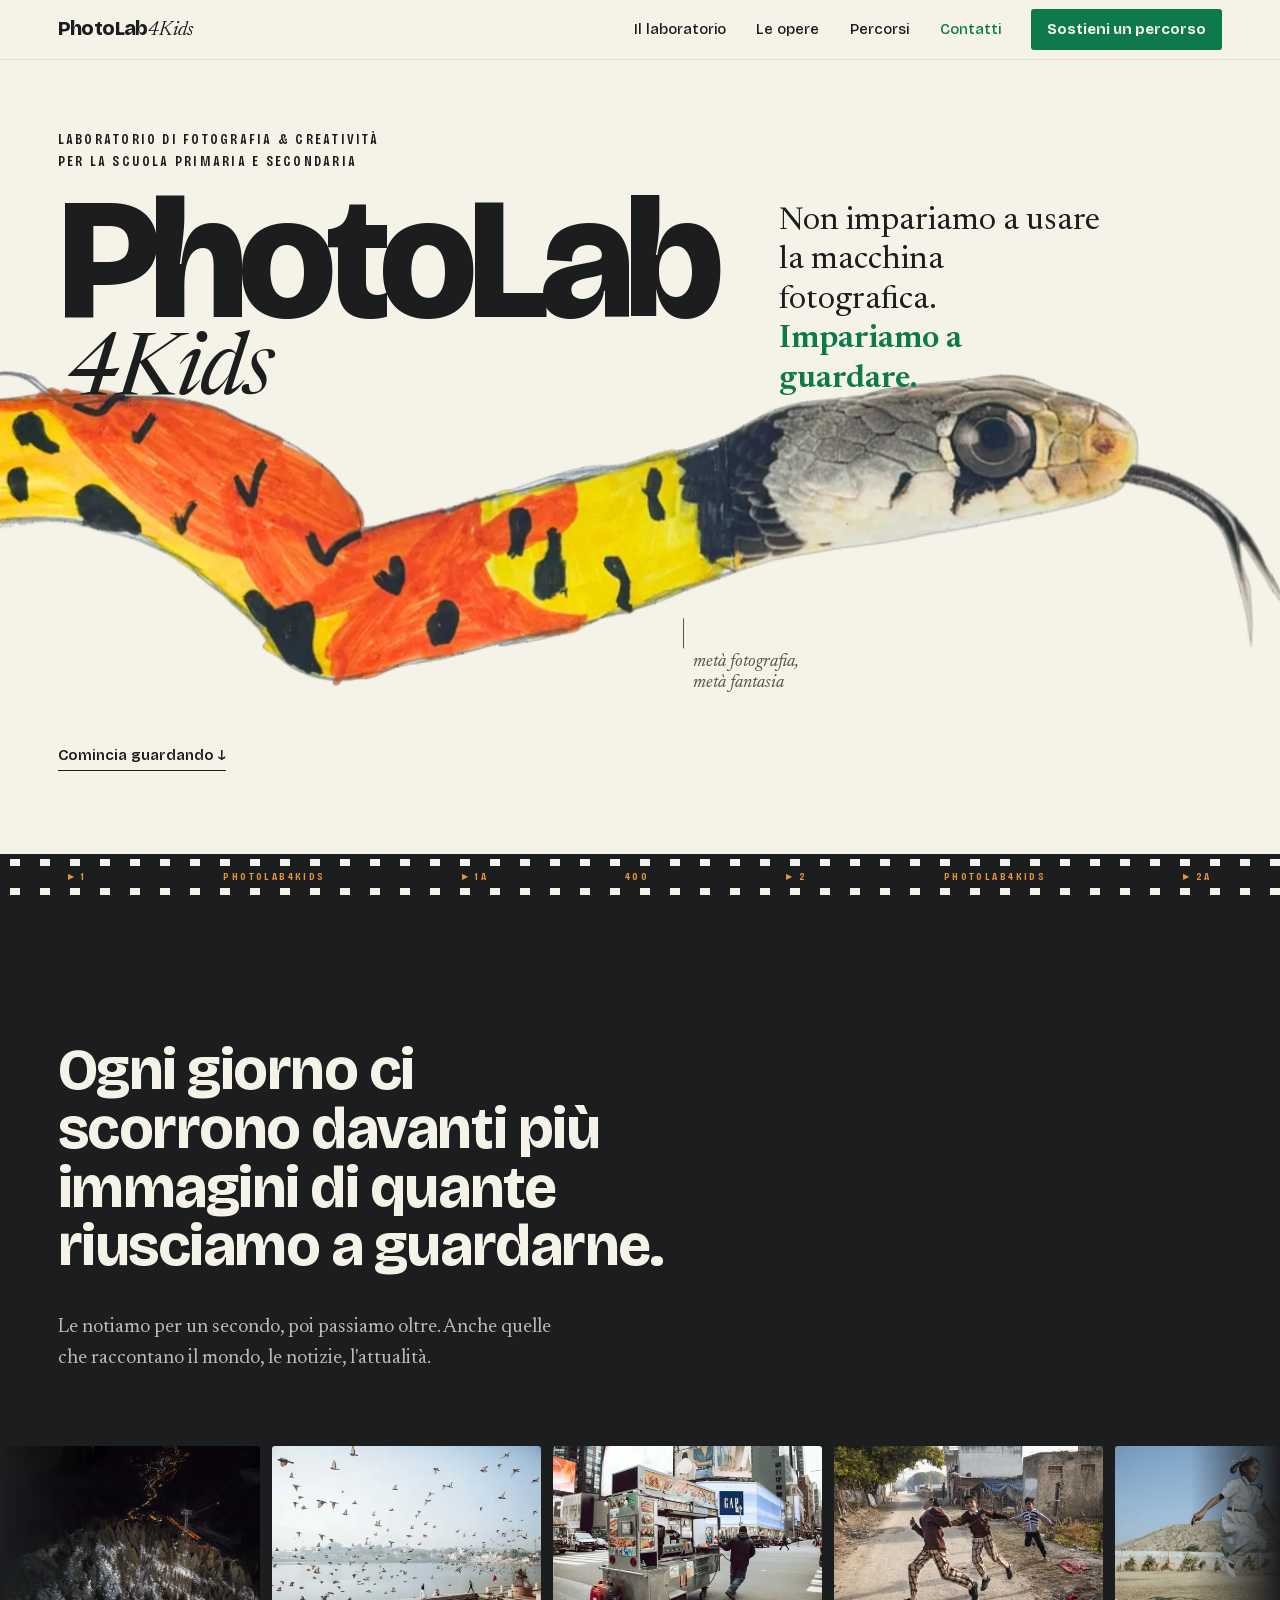
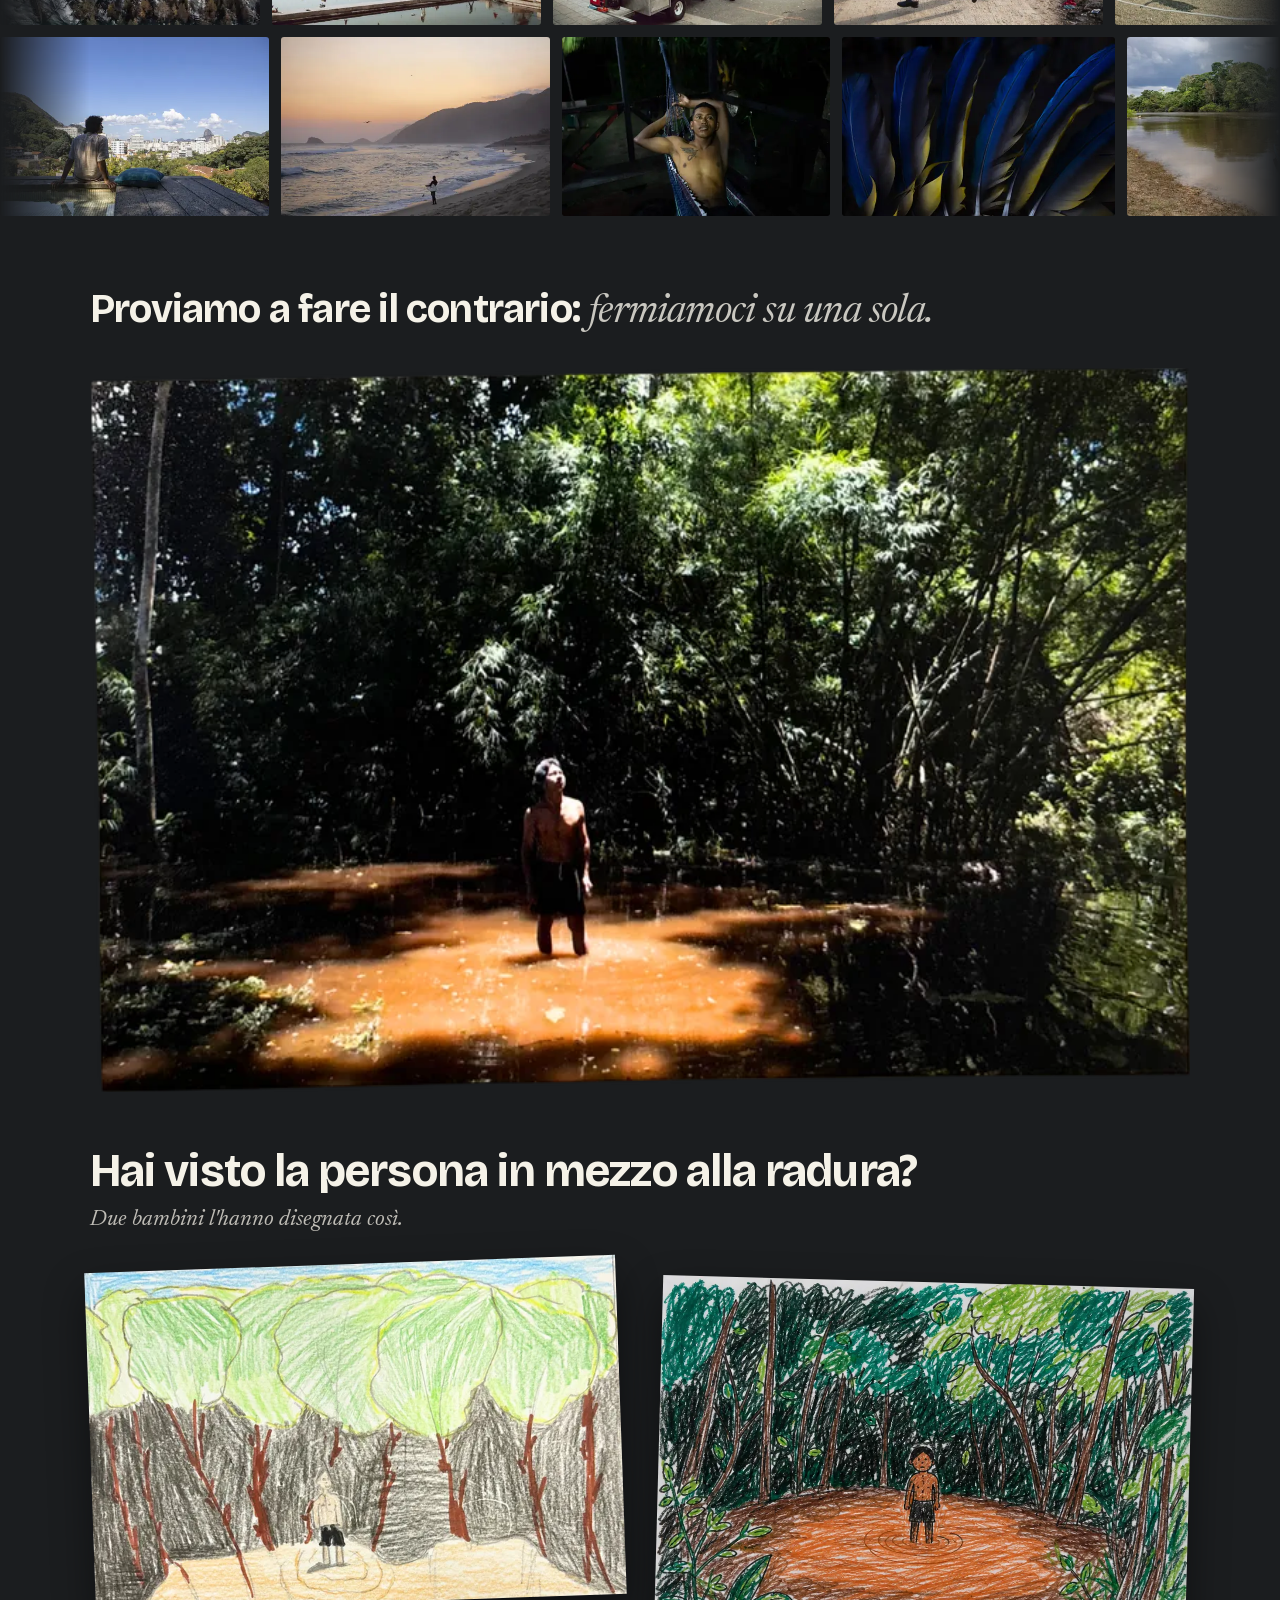
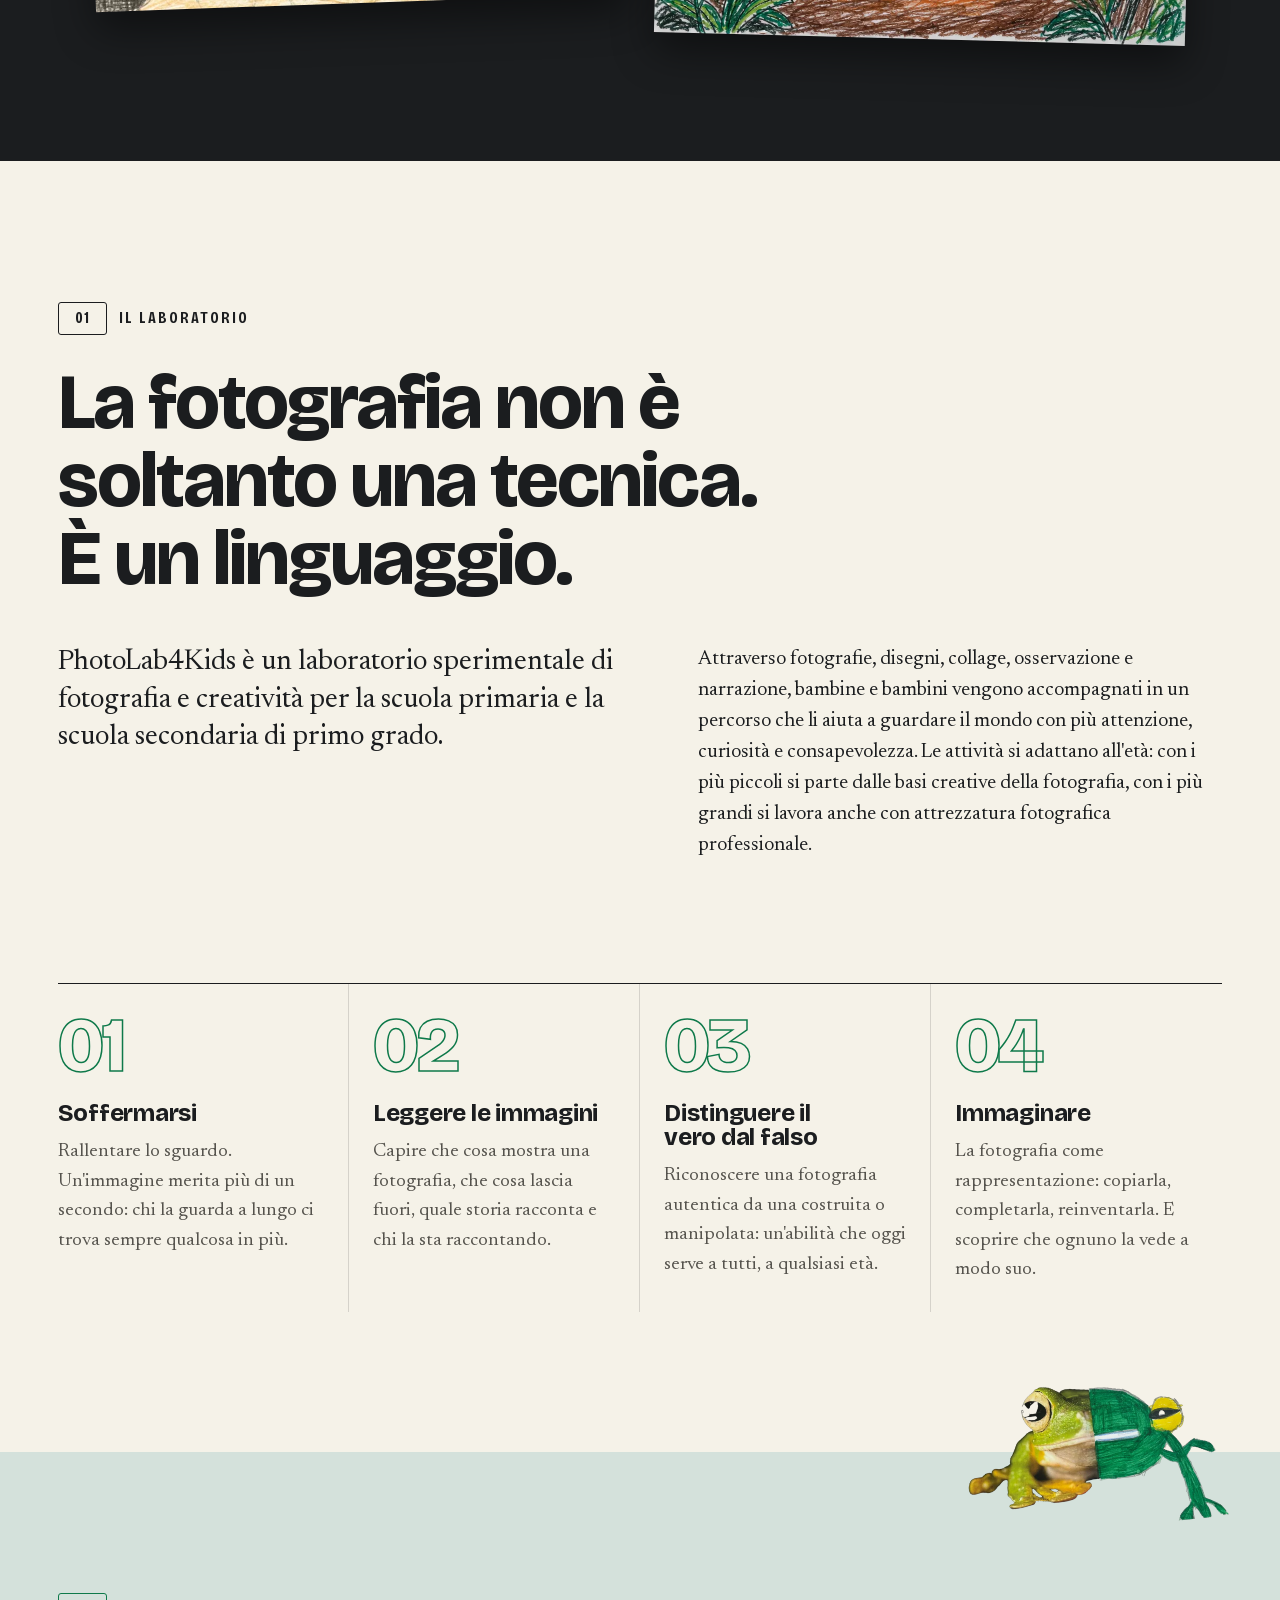
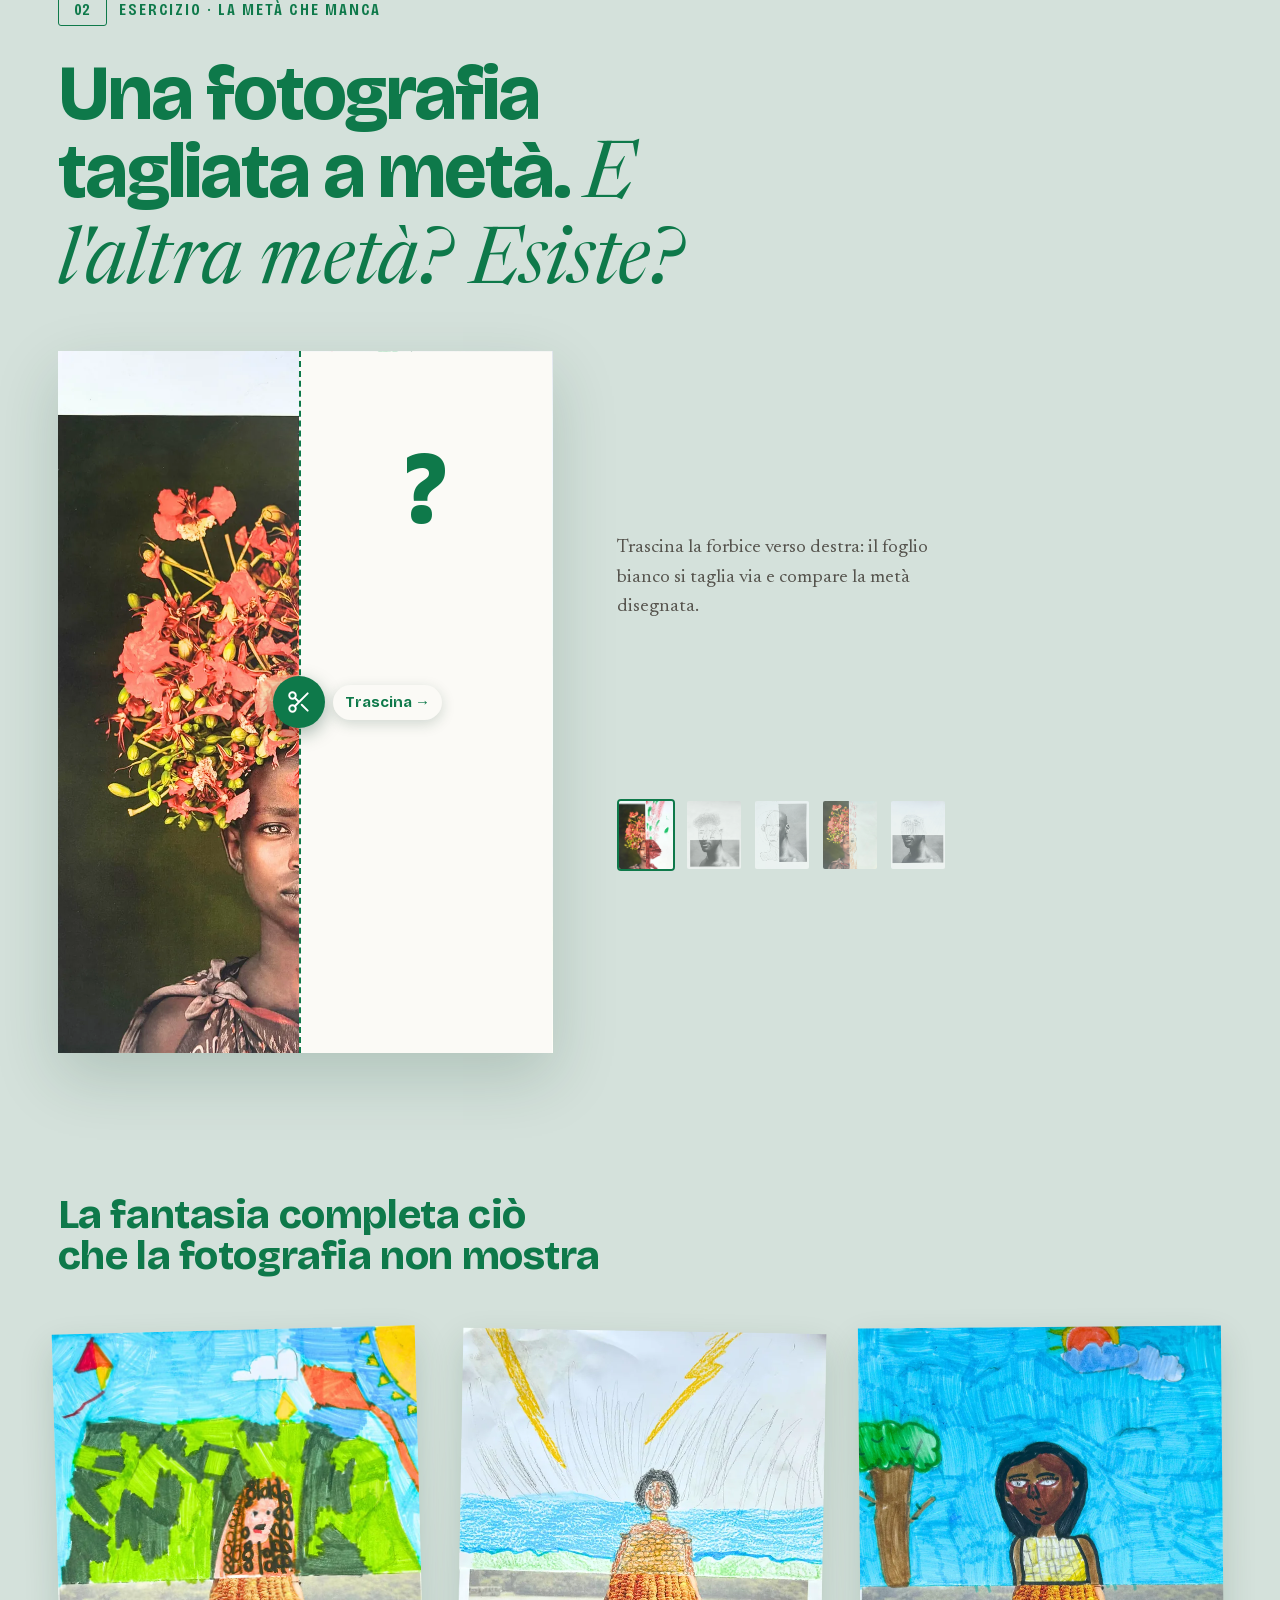
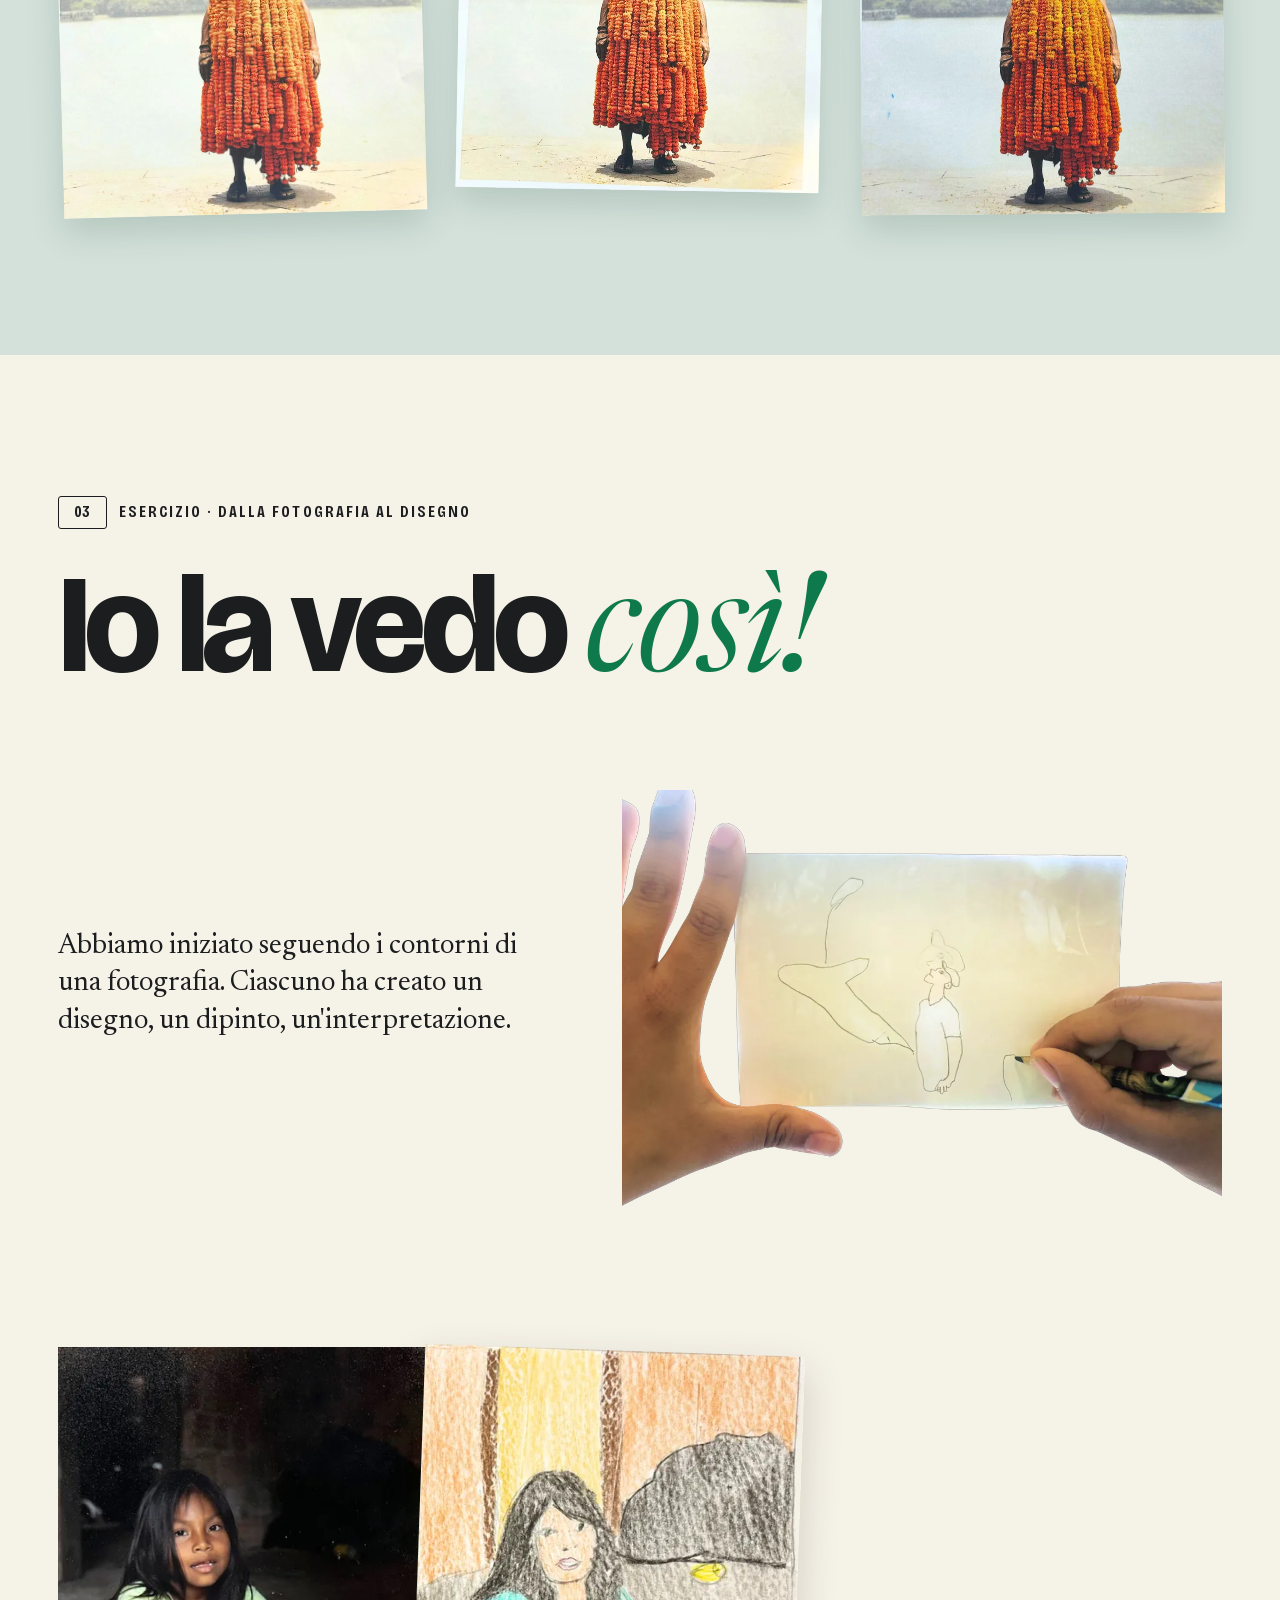
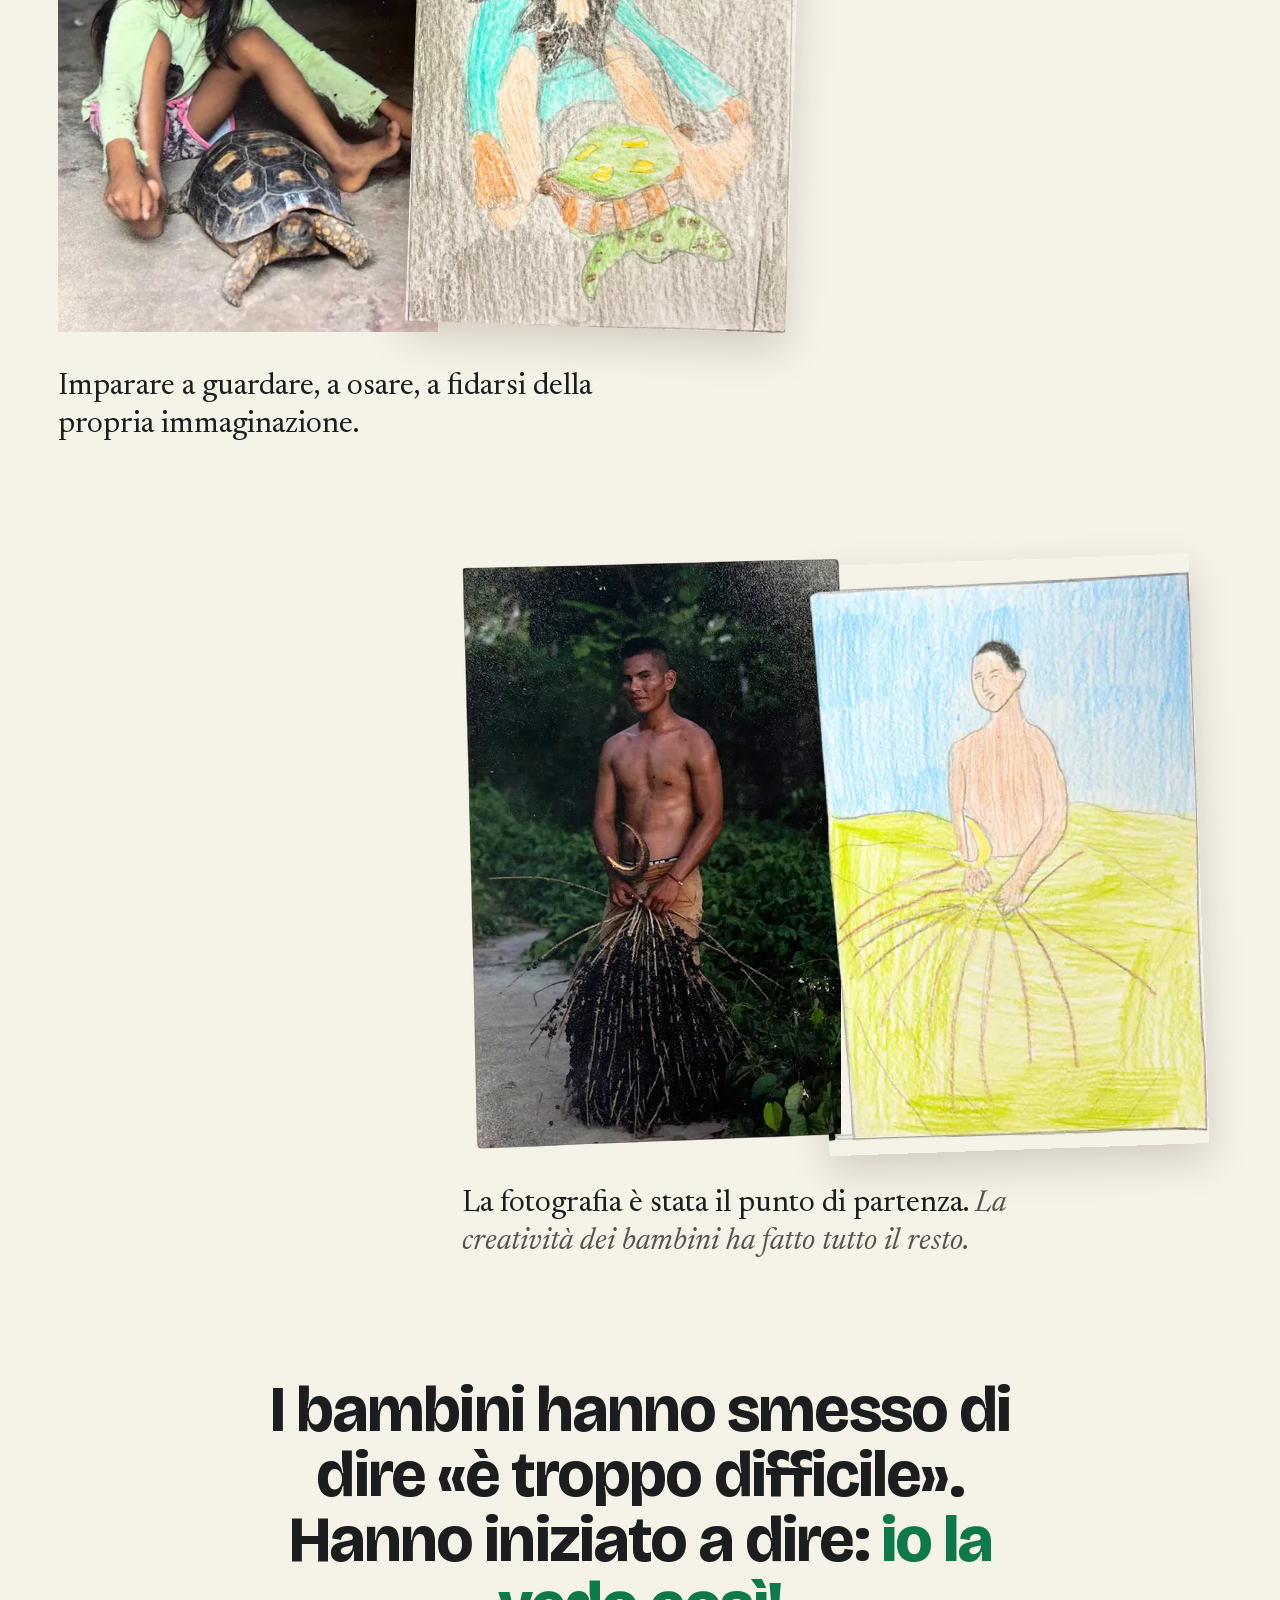
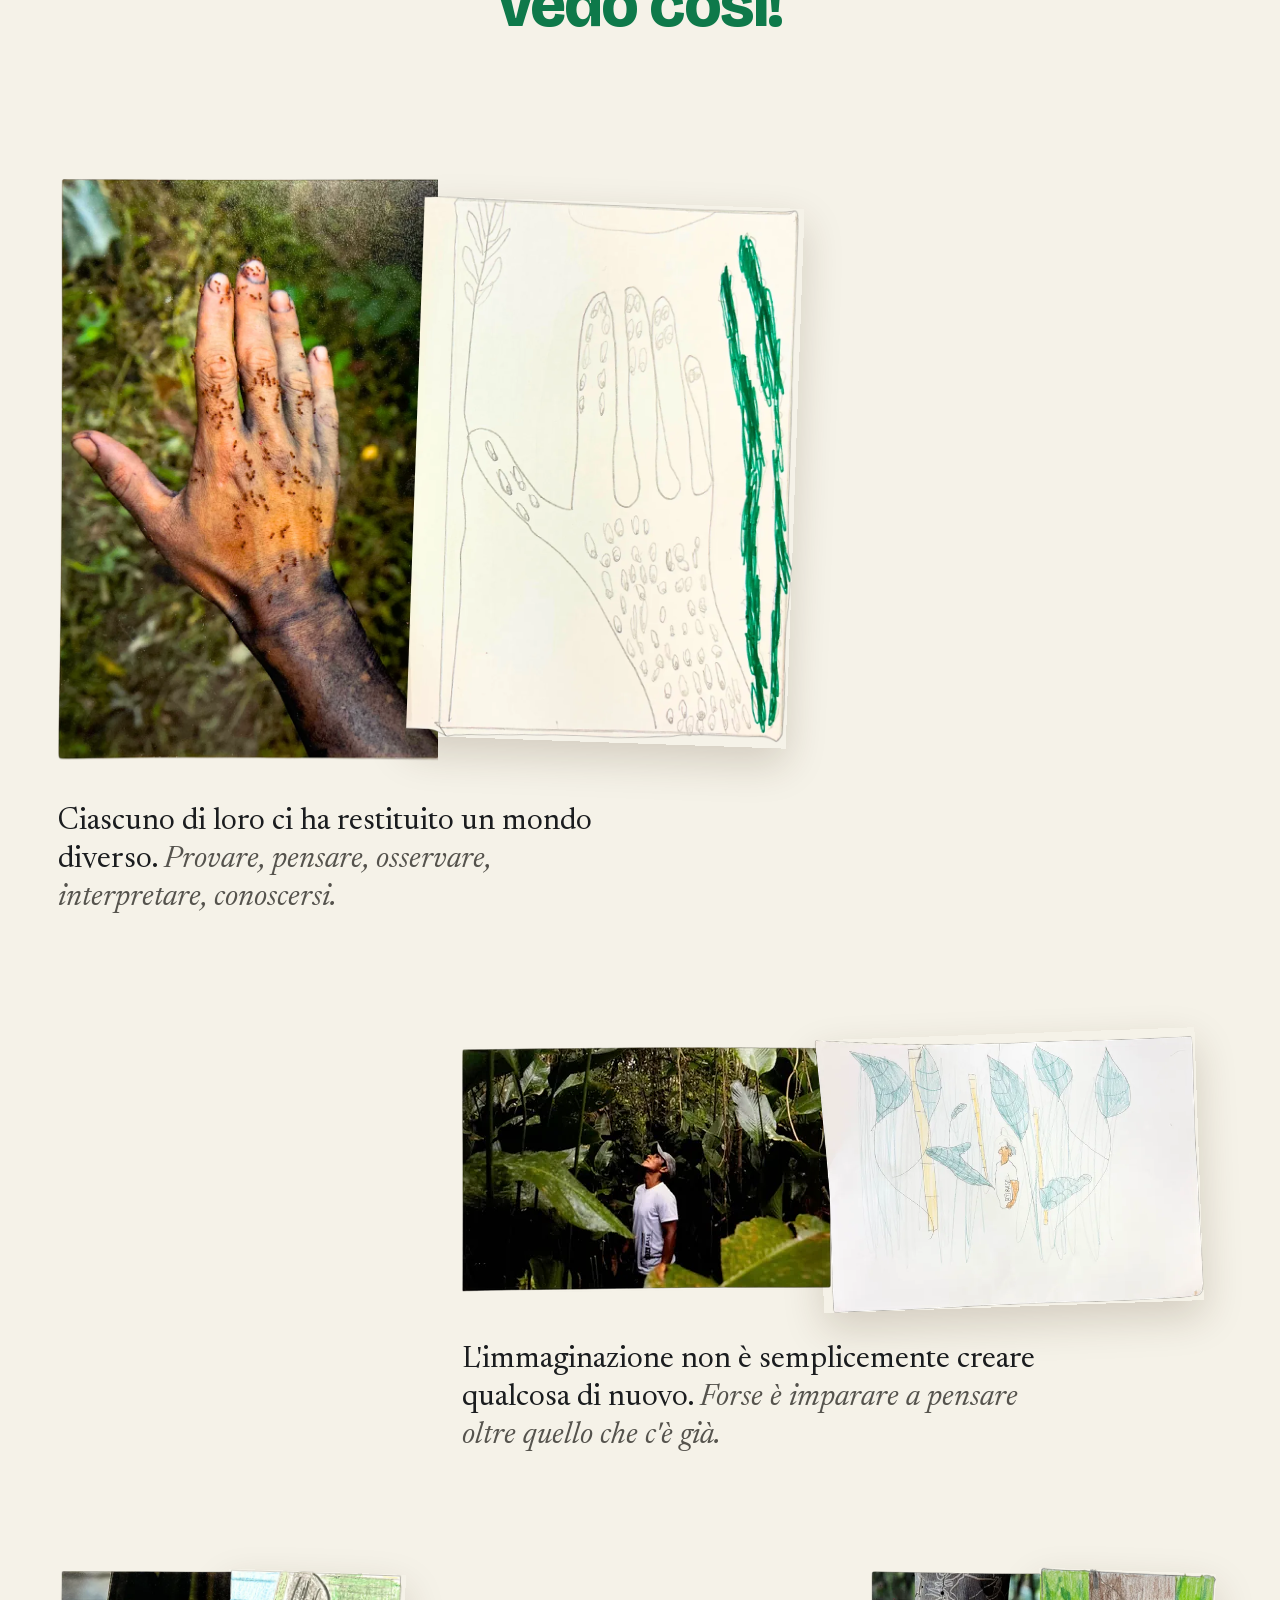
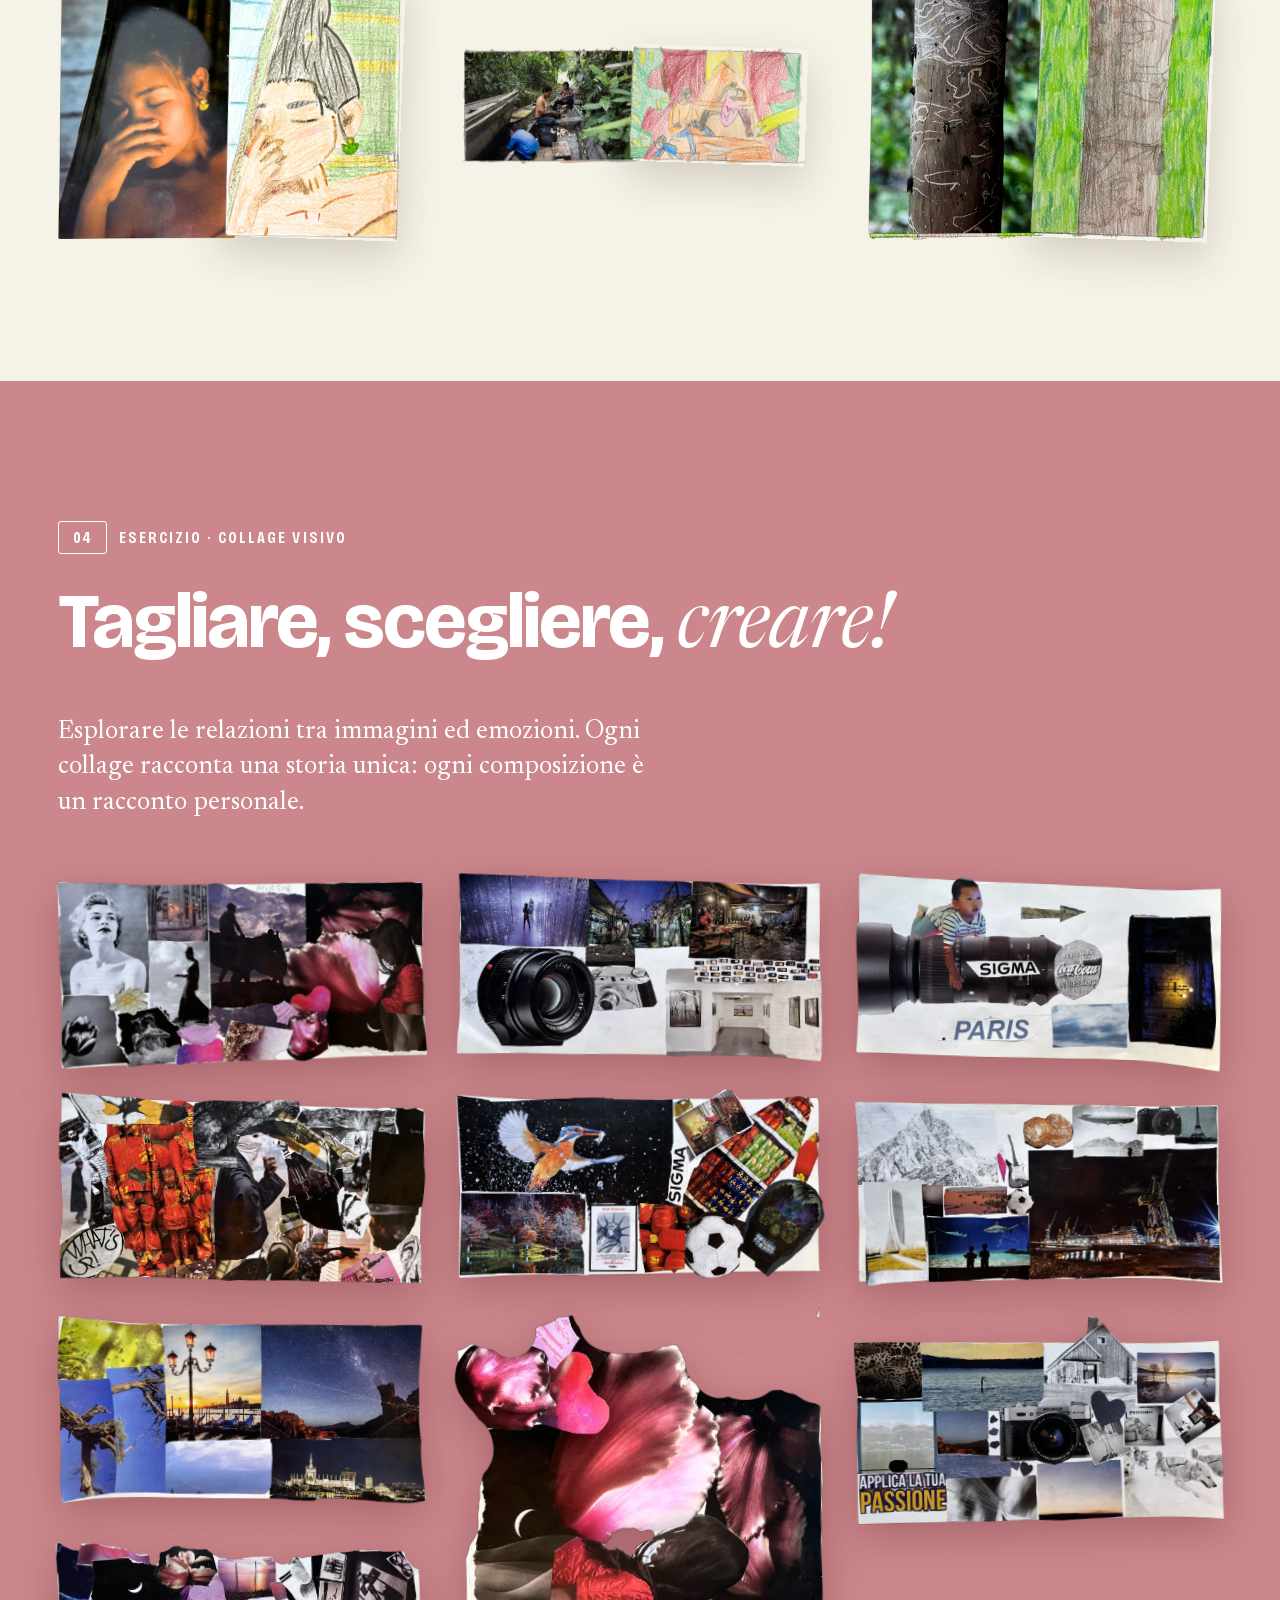
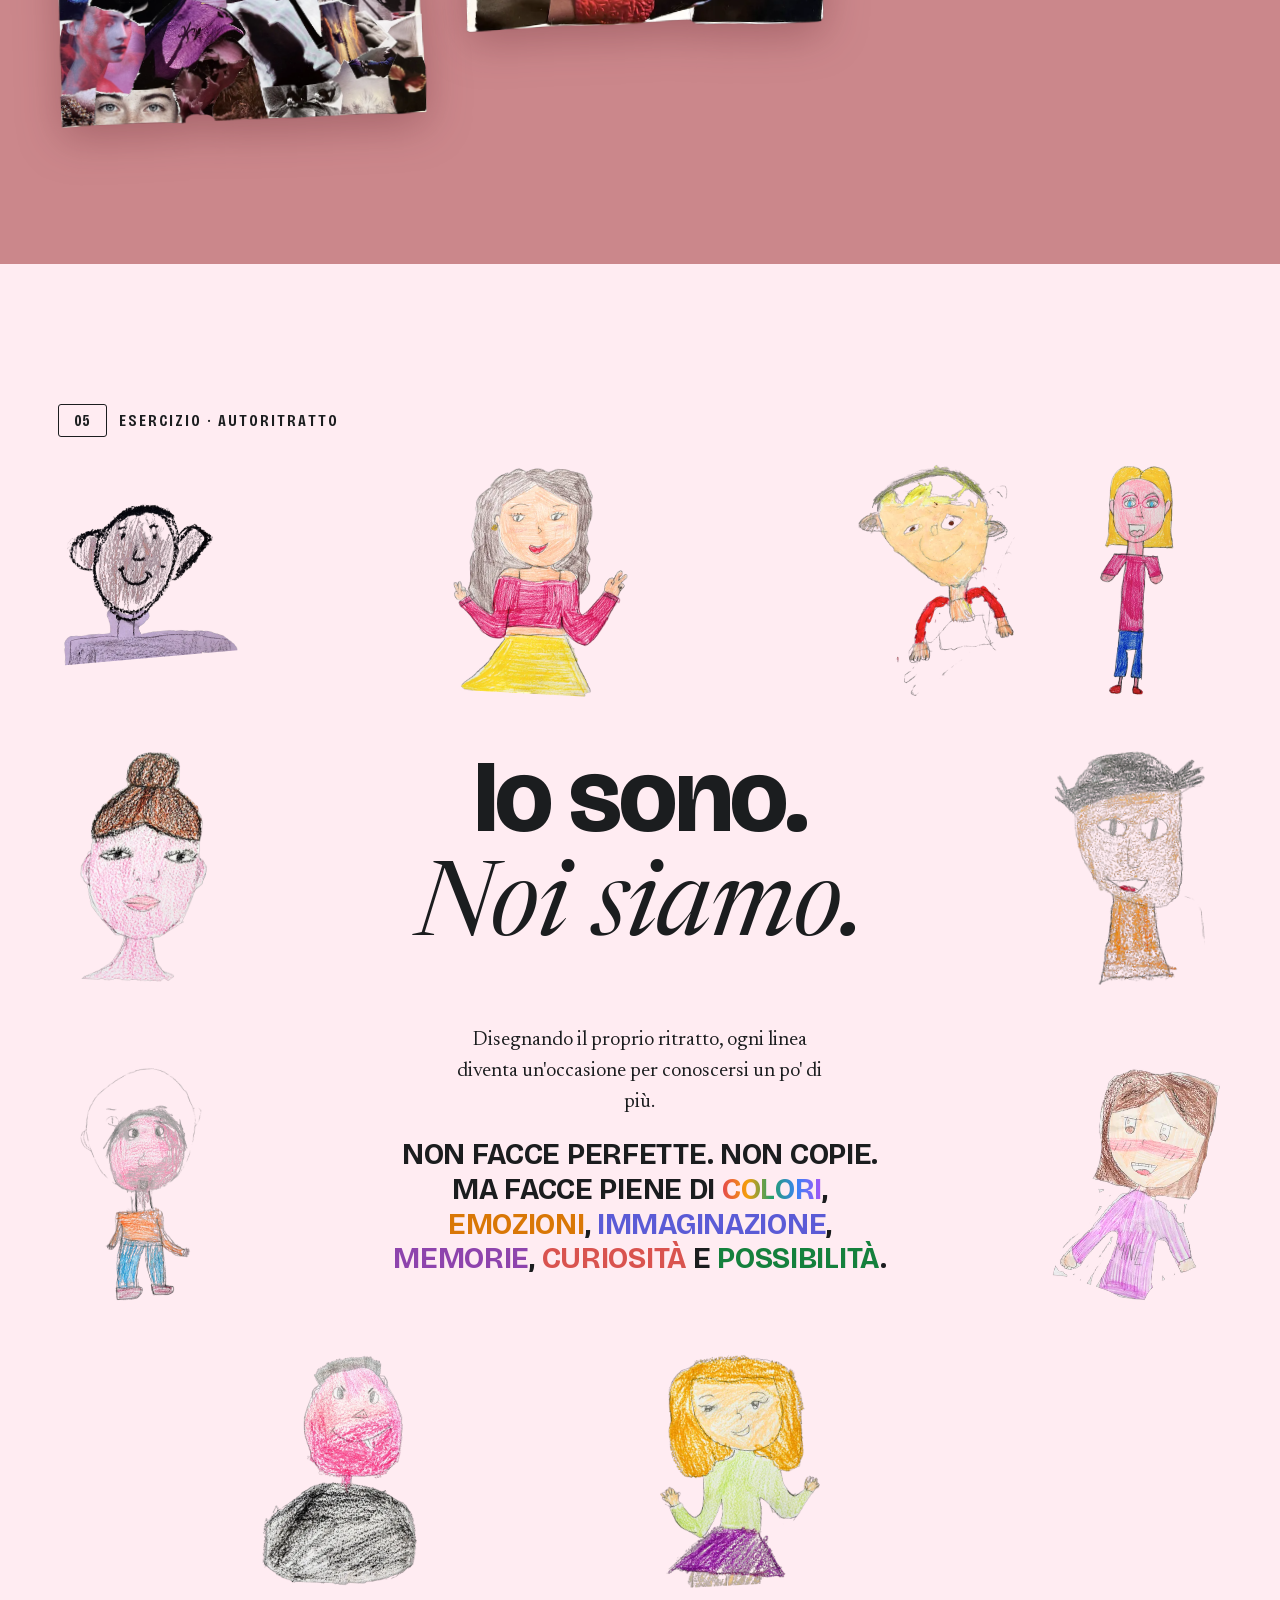
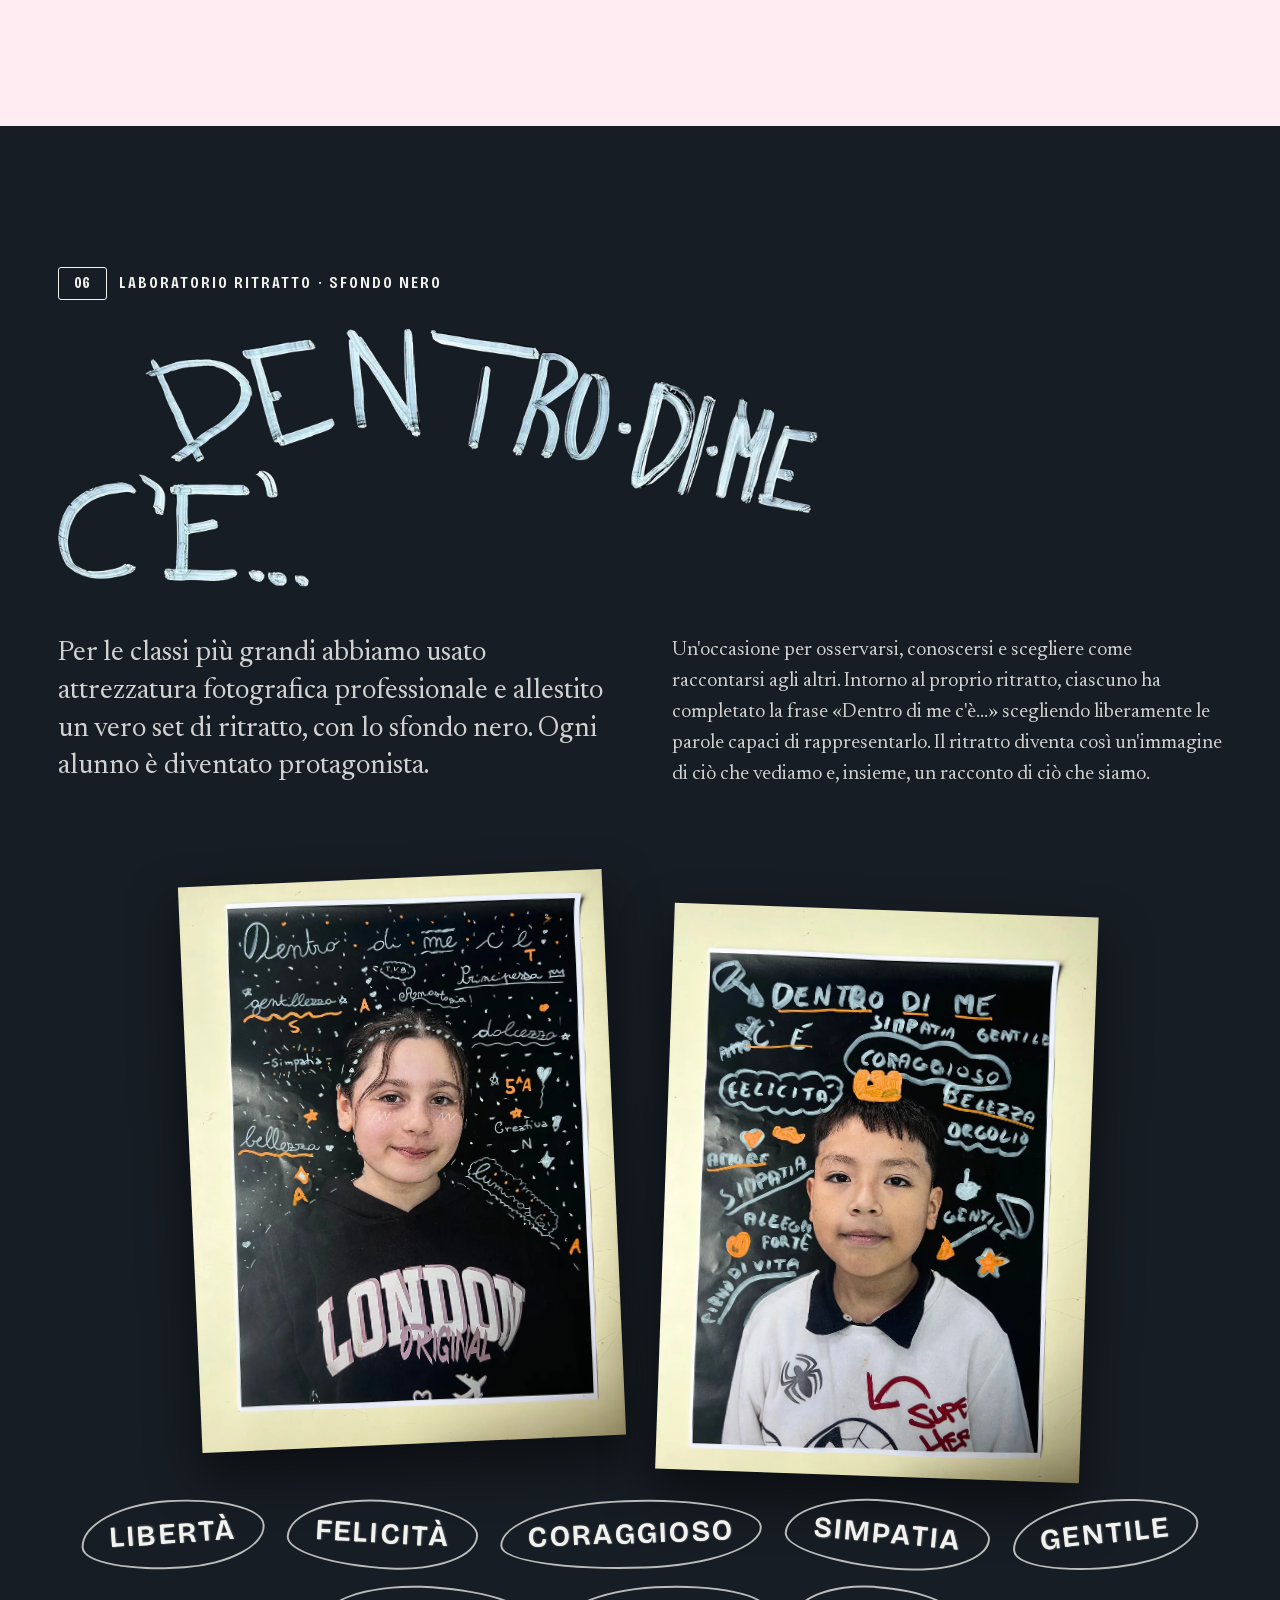
<file: docs/index.html>
<!doctype html>
<html lang="it">
<head>
  <meta charset="utf-8">
  <meta name="viewport" content="width=device-width, initial-scale=1">
  <title>PhotoLab4Kids — laboratorio di fotografia e creatività per le scuole</title>
  <meta name="description" content="Un laboratorio sperimentale di fotografia per la scuola primaria e secondaria di primo grado: non per imparare a usare la macchina fotografica, ma per imparare a guardare e a leggere le immagini. Ideato da Vittoria Lorenzetti.">
  <link rel="canonical" href="https://photolab4kids.it/">
  <meta name="theme-color" content="#f5f2e8">
  <meta property="og:title" content="PhotoLab4Kids">
  <meta property="og:description" content="Laboratorio di fotografia e creatività per le scuole. Imparare a guardare, una fotografia alla volta.">
  <meta property="og:type" content="website">
  <meta property="og:locale" content="it_IT">
  <meta property="og:url" content="https://photolab4kids.it/">
  <meta property="og:image" content="https://photolab4kids.it/assets/img/og-photolab4kids.jpg">
  <meta property="og:image:width" content="1200">
  <meta property="og:image:height" content="630">
  <meta property="og:image:alt" content="PhotoLab4Kids, laboratorio di fotografia e creatività per le scuole: il titolo e il serpente metà fotografia e metà disegno.">
  <meta name="twitter:card" content="summary_large_image">
  <link rel="icon" href="assets/img/favicon.svg" type="image/svg+xml">
  <link rel="apple-touch-icon" href="assets/img/apple-touch-icon.png">
  <link rel="preload" href="assets/fonts/bricolage-grotesque.woff2" as="font" type="font/woff2" crossorigin>
  <link rel="preload" href="assets/fonts/newsreader.woff2" as="font" type="font/woff2" crossorigin>
  <link rel="stylesheet" href="assets/css/stile.css">
  <script src="assets/js/sito.js" defer></script>
</head>
<body>
  <a class="salta" href="#contenuto">Vai al contenuto</a>

  <header class="testata">
    <a class="marchio" href="#inizio" aria-label="PhotoLab4Kids, torna all'inizio">PhotoLab<em>4Kids</em></a>
    <nav class="menu" aria-label="Sezioni">
      <a href="#laboratorio">Il laboratorio</a>
      <a href="#opere">Le opere</a>
      <a href="#percorsi">Percorsi</a>
      <a class="menu__contatti" href="#contatti">Contatti</a>
      <a class="menu__sostieni" href="sostieni/">Sostieni un percorso</a>
    </nav>
  </header>

  <main id="contenuto">

    <!-- COPERTINA — come la copertina del libro: titolo e serpente metà foto, metà disegno -->
    <section class="copertina" id="inizio" aria-labelledby="titolo">
      <p class="occhiello">Laboratorio di fotografia &amp; creatività<br>per la scuola primaria e secondaria</p>
      <div class="copertina__testa">
        <h1 class="copertina__titolo" id="titolo">PhotoLab<em>4Kids</em></h1>
        <p class="copertina__frase">Non impariamo a usare la macchina fotografica. <strong>Impariamo a guardare.</strong></p>
      </div>
      <figure class="copertina__serpente">
        <img src="assets/img/serpente.webp" width="1069" height="280" alt="Un serpente: la testa è una fotografia, il corpo è stato disegnato e colorato da un bambino.">
        <figcaption class="nota nota--serpente">metà fotografia,<br>metà fantasia</figcaption>
      </figure>
      <a class="copertina__giu" href="#guarda">Comincia guardando <span aria-hidden="true">↓</span></a>
      <p class="pellicola" aria-hidden="true"><span>▸ 1</span><span>PHOTOLAB4KIDS</span><span>▸ 1A</span><span>400</span><span>▸ 2</span><span>PHOTOLAB4KIDS</span><span>▸ 2A</span></p>
    </section>

    <!-- GUARDA — l'esperienza del sito è il laboratorio: fermarsi davanti a una foto -->
    <section class="guarda" id="guarda" aria-labelledby="guarda-titolo">
      <div class="guarda__testo">
        <h2 id="guarda-titolo">Ogni giorno ci scorrono davanti più immagini di quante riusciamo a guardarne.</h2>
        <p>Le notiamo per un secondo, poi passiamo oltre. Anche quelle che raccontano il mondo, le notizie, l'attualità.</p>
      </div>
      <!-- il flusso: fotografie dai reportage di Vittoria, che scorrono come in un feed -->
      <div class="flusso" aria-hidden="true">
        <div class="flusso__riga"><div class="flusso__nastro"><img src="assets/img/flusso-01.webp" width="494" height="340" alt="" loading="lazy" decoding="async"><img src="assets/img/flusso-02.webp" width="510" height="340" alt="" loading="lazy" decoding="async"><img src="assets/img/flusso-03.webp" width="510" height="340" alt="" loading="lazy" decoding="async"><img src="assets/img/flusso-04.webp" width="510" height="340" alt="" loading="lazy" decoding="async"><img src="assets/img/flusso-05.webp" width="506" height="340" alt="" loading="lazy" decoding="async"><img src="assets/img/flusso-06.webp" width="508" height="340" alt="" loading="lazy" decoding="async"><img src="assets/img/flusso-07.webp" width="510" height="340" alt="" loading="lazy" decoding="async"><img src="assets/img/flusso-08.webp" width="521" height="340" alt="" loading="lazy" decoding="async"><img src="assets/img/flusso-09.webp" width="510" height="340" alt="" loading="lazy" decoding="async"><img src="assets/img/flusso-10.webp" width="510" height="340" alt="" loading="lazy" decoding="async"><img src="assets/img/flusso-11.webp" width="510" height="340" alt="" loading="lazy" decoding="async"><img src="assets/img/flusso-01.webp" width="494" height="340" alt="" loading="lazy" decoding="async"><img src="assets/img/flusso-02.webp" width="510" height="340" alt="" loading="lazy" decoding="async"><img src="assets/img/flusso-03.webp" width="510" height="340" alt="" loading="lazy" decoding="async"><img src="assets/img/flusso-04.webp" width="510" height="340" alt="" loading="lazy" decoding="async"><img src="assets/img/flusso-05.webp" width="506" height="340" alt="" loading="lazy" decoding="async"><img src="assets/img/flusso-06.webp" width="508" height="340" alt="" loading="lazy" decoding="async"><img src="assets/img/flusso-07.webp" width="510" height="340" alt="" loading="lazy" decoding="async"><img src="assets/img/flusso-08.webp" width="521" height="340" alt="" loading="lazy" decoding="async"><img src="assets/img/flusso-09.webp" width="510" height="340" alt="" loading="lazy" decoding="async"><img src="assets/img/flusso-10.webp" width="510" height="340" alt="" loading="lazy" decoding="async"><img src="assets/img/flusso-11.webp" width="510" height="340" alt="" loading="lazy" decoding="async"></div></div>
        <div class="flusso__riga flusso__riga--inversa"><div class="flusso__nastro"><img src="assets/img/flusso-12.webp" width="510" height="340" alt="" loading="lazy" decoding="async"><img src="assets/img/flusso-13.webp" width="510" height="340" alt="" loading="lazy" decoding="async"><img src="assets/img/flusso-14.webp" width="510" height="340" alt="" loading="lazy" decoding="async"><img src="assets/img/flusso-15.webp" width="518" height="340" alt="" loading="lazy" decoding="async"><img src="assets/img/flusso-16.webp" width="510" height="340" alt="" loading="lazy" decoding="async"><img src="assets/img/flusso-17.webp" width="510" height="340" alt="" loading="lazy" decoding="async"><img src="assets/img/flusso-18.webp" width="510" height="340" alt="" loading="lazy" decoding="async"><img src="assets/img/flusso-19.webp" width="510" height="340" alt="" loading="lazy" decoding="async"><img src="assets/img/flusso-20.webp" width="510" height="340" alt="" loading="lazy" decoding="async"><img src="assets/img/flusso-21.webp" width="510" height="340" alt="" loading="lazy" decoding="async"><img src="assets/img/flusso-22.webp" width="510" height="340" alt="" loading="lazy" decoding="async"><img src="assets/img/flusso-12.webp" width="510" height="340" alt="" loading="lazy" decoding="async"><img src="assets/img/flusso-13.webp" width="510" height="340" alt="" loading="lazy" decoding="async"><img src="assets/img/flusso-14.webp" width="510" height="340" alt="" loading="lazy" decoding="async"><img src="assets/img/flusso-15.webp" width="518" height="340" alt="" loading="lazy" decoding="async"><img src="assets/img/flusso-16.webp" width="510" height="340" alt="" loading="lazy" decoding="async"><img src="assets/img/flusso-17.webp" width="510" height="340" alt="" loading="lazy" decoding="async"><img src="assets/img/flusso-18.webp" width="510" height="340" alt="" loading="lazy" decoding="async"><img src="assets/img/flusso-19.webp" width="510" height="340" alt="" loading="lazy" decoding="async"><img src="assets/img/flusso-20.webp" width="510" height="340" alt="" loading="lazy" decoding="async"><img src="assets/img/flusso-21.webp" width="510" height="340" alt="" loading="lazy" decoding="async"><img src="assets/img/flusso-22.webp" width="510" height="340" alt="" loading="lazy" decoding="async"></div></div>
      </div>
      <p class="guarda__ponte">Proviamo a fare il contrario: <em>fermiamoci su una sola.</em></p>
      <figure class="guarda__foto" data-sguardo>
        <img src="assets/img/sentiero-foto.webp" width="779" height="513" loading="lazy" alt="Una foresta fitta; in fondo a una radura di terra rossa, piccola, c'è una persona in piedi.">
      </figure>
      <div class="guarda__domanda" data-sguardo-domanda>
        <p>Hai visto la persona in mezzo alla radura?</p>
        <p class="guarda__piccolo">Due bambini l'hanno disegnata così.</p>
      </div>
      <div class="guarda__disegni" data-sguardo-disegni>
        <img src="assets/img/sentiero-disegno-a.webp" width="677" height="433" loading="lazy" alt="Disegno a matite colorate della radura: tronchi rossi, chiome verdi e la persona al centro.">
        <img src="assets/img/sentiero-disegno-c.webp" width="1024" height="688" loading="lazy" alt="Un secondo disegno della radura, a pastelli a cera e pennarello: la persona in piedi al centro di una grande macchia arancione, tra alberi scuri e foglie verdi.">
      </div>
    </section>

    <!-- IL LABORATORIO -->
    <section class="laboratorio" id="laboratorio" aria-labelledby="lab-titolo">
      <p class="etichetta"><span>01</span> Il laboratorio</p>
      <h2 id="lab-titolo">La fotografia non è soltanto una tecnica. È un linguaggio.</h2>
      <div class="laboratorio__intro">
        <p class="grande">PhotoLab4Kids è un laboratorio sperimentale di fotografia e creatività per la scuola primaria e la scuola secondaria di primo grado.</p>
        <p>Attraverso fotografie, disegni, collage, osservazione e narrazione, bambine e bambini vengono accompagnati in un percorso che li aiuta a guardare il mondo con più attenzione, curiosità e consapevolezza. Le attività si adattano all'età: con i più piccoli si parte dalle basi creative della fotografia, con i più grandi si lavora anche con attrezzatura fotografica professionale.</p>
      </div>
      <ol class="obiettivi">
        <li>
          <span class="obiettivi__n" aria-hidden="true">01</span>
          <h3>Soffermarsi</h3>
          <p>Rallentare lo sguardo. Un'immagine merita più di un secondo: chi la guarda a lungo ci trova sempre qualcosa in più.</p>
        </li>
        <li>
          <span class="obiettivi__n" aria-hidden="true">02</span>
          <h3>Leggere le immagini</h3>
          <p>Capire che cosa mostra una fotografia, che cosa lascia fuori, quale storia racconta e chi la sta raccontando.</p>
        </li>
        <li>
          <span class="obiettivi__n" aria-hidden="true">03</span>
          <h3>Distinguere il vero dal falso</h3>
          <p>Riconoscere una fotografia autentica da una costruita o manipolata: un'abilità che oggi serve a tutti, a qualsiasi età.</p>
        </li>
        <li>
          <span class="obiettivi__n" aria-hidden="true">04</span>
          <h3>Immaginare</h3>
          <p>La fotografia come rappresentazione: copiarla, completarla, reinventarla. E scoprire che ognuno la vede a modo suo.</p>
        </li>
      </ol>
    </section>

    <!-- LE OPERE — i capitoli hanno i colori del libro del laboratorio -->
    <div id="opere">

      <!-- La metà che manca (salvia) -->
      <section class="capitolo capitolo--salvia" id="meta" aria-labelledby="meta-titolo">
        <img class="capitolo__rana" src="assets/img/rana.webp" width="920" height="528" loading="lazy" alt="">
        <p class="etichetta"><span>02</span> Esercizio · La metà che manca</p>
        <h2 id="meta-titolo">Una fotografia tagliata a metà. <em>E l'altra metà? Esiste?</em></h2>

        <div class="meta">
          <figure class="meta__opera" data-meta data-lato="destra" style="--taglio: 48.8%">
            <img data-meta-img src="assets/img/meta-fiori-1.webp" width="987" height="1400" alt="Metà sinistra: fotografia di una ragazza con una corona di fiori rossi. Metà destra: la stessa figura completata a pennarello da un bambino.">
            <div class="meta__velo" aria-hidden="true"><span>?</span></div>
            <div class="meta__linea" aria-hidden="true"></div>
            <div class="meta__maniglia" aria-hidden="true">
              <span class="meta__suggerimento"><span class="solo-tocco">Scorri</span><span class="solo-mouse">Trascina</span> →</span>
            </div>
          </figure>
          <div class="meta__comandi">
            <label class="sr" for="meta-cursore">Scopri l'altra metà</label>
            <input class="meta__cursore sr" id="meta-cursore" type="range" min="0" max="100" value="0" data-meta-cursore>
            <p class="meta__istruzioni"><span class="solo-tocco">Scorri verso destra sulla foto</span><span class="solo-mouse">Trascina la forbice verso destra</span>: il foglio bianco si taglia via e compare la metà disegnata.</p>
            <p class="meta__risposta" data-meta-risposta>Esiste. <em>Nella fantasia dei bambini.</em></p>
            <div class="meta__scelta" role="group" aria-label="Scegli un'altra opera">
              <button type="button" aria-pressed="true" data-src="assets/img/meta-fiori-1.webp" data-w="987" data-h="1400" data-lato="destra" data-taglio="48.8" data-alt="Metà sinistra: fotografia di una ragazza con una corona di fiori rossi. Metà destra: la stessa figura completata a pennarello da un bambino."><img src="assets/img/meta-fiori-1.webp" alt="" loading="lazy"><span class="sr">Opera 1</span></button>
              <button type="button" aria-pressed="false" data-src="assets/img/meta-uomo-1.webp" data-w="857" data-h="1143" data-lato="sopra" data-taglio="56.6" data-alt="In basso, la fotografia in bianco e nero del volto di un uomo; in alto, il resto della testa disegnato a matita, con capelli ricci."><img src="assets/img/meta-uomo-1.webp" alt="" loading="lazy"><span class="sr">Opera 2</span></button>
              <button type="button" aria-pressed="false" data-src="assets/img/meta-volto.webp" data-w="857" data-h="1040" data-lato="sinistra" data-taglio="45.7" data-alt="A destra, metà di un volto fotografato in bianco e nero; a sinistra, l'altra metà disegnata a matita."><img src="assets/img/meta-volto.webp" alt="" loading="lazy"><span class="sr">Opera 3</span></button>
              <button type="button" aria-pressed="false" data-src="assets/img/meta-fiori-2.webp" data-w="1157" data-h="1400" data-lato="destra" data-taglio="48.7" data-alt="La ragazza con la corona di fiori, completata a destra con un disegno a matita leggero."><img src="assets/img/meta-fiori-2.webp" alt="" loading="lazy"><span class="sr">Opera 4</span></button>
              <button type="button" aria-pressed="false" data-src="assets/img/meta-uomo-2.webp" data-w="827" data-h="1117" data-lato="sopra" data-taglio="49.3" data-alt="Il volto fotografato in basso e, sopra, occhi e fronte disegnati a matita."><img src="assets/img/meta-uomo-2.webp" alt="" loading="lazy"><span class="sr">Opera 5</span></button>
            </div>
          </div>
        </div>

        <div class="trittico">
          <h3>La fantasia completa ciò che la fotografia non mostra</h3>
          <img src="assets/img/gonna-1.webp" width="736" height="983" loading="lazy" alt="Fotografia di una donna con una gonna di frange arancioni; intorno, un bambino ha disegnato un prato verde, il cielo e gli aquiloni.">
          <img src="assets/img/gonna-2.webp" width="695" height="879" loading="lazy" alt="La stessa fotografia, con un mare azzurro e due fulmini gialli disegnati intorno.">
          <img src="assets/img/gonna-3.webp" width="1043" height="1400" loading="lazy" alt="La stessa figura, completata con un volto, una maglia a quadri e un albero, su un cielo dipinto a tempera.">
        </div>
      </section>

      <!-- Io la vedo così (carta) -->
      <section class="capitolo capitolo--carta" id="io-la-vedo-cosi" aria-labelledby="vedo-titolo">
        <p class="etichetta"><span>03</span> Esercizio · Dalla fotografia al disegno</p>
        <h2 id="vedo-titolo" class="vedo__titolo">Io la vedo <em>così!</em></h2>
        <div class="vedo__apertura">
          <p class="grande">Abbiamo iniziato seguendo i contorni di una fotografia. Ciascuno ha creato un disegno, un dipinto, un'interpretazione.</p>
          <img src="assets/img/ricalco.webp" width="1096" height="760" loading="lazy" alt="Due mani: una tiene un foglio trasparente sopra una fotografia, l'altra ne ricalca i contorni a matita.">
        </div>

        <figure class="dittico">
          <img src="assets/img/tartaruga-foto.webp" width="435" height="670" loading="lazy" alt="Fotografia: una bambina seduta per terra accanto a una tartaruga.">
          <img src="assets/img/tartaruga-disegno.webp" width="445" height="676" loading="lazy" alt="Il disegno a matite colorate della stessa scena.">
          <figcaption>Imparare a guardare, a osare, a fidarsi della propria immaginazione.</figcaption>
        </figure>

        <figure class="dittico dittico--inverso">
          <img src="assets/img/uomo-foto.webp" width="379" height="590" loading="lazy" alt="Fotografia: un uomo in mezzo alla vegetazione regge un grande grappolo di frutti scuri.">
          <img src="assets/img/uomo-disegno.webp" width="380" height="590" loading="lazy" alt="Il disegno: l'uomo davanti a un cielo azzurro, con il grappolo che diventa una gonna di linee.">
          <figcaption>La fotografia è stata il punto di partenza. <em>La creatività dei bambini ha fatto tutto il resto.</em></figcaption>
        </figure>

        <blockquote class="citazione">
          <p>I bambini hanno smesso di dire «è troppo difficile». Hanno iniziato a dire: <strong>io la vedo così!</strong></p>
        </blockquote>

        <figure class="dittico">
          <img src="assets/img/mano-foto.webp" width="785" height="1217" loading="lazy" alt="Fotografia: il dorso di una mano su cui camminano tante piccole formiche.">
          <img src="assets/img/mano-disegno.webp" width="856" height="1217" loading="lazy" alt="Il disegno della mano a matita, con le formiche come piccoli ovali e un ramo verde accanto.">
          <figcaption>Ciascuno di loro ci ha restituito un mondo diverso. <em>Provare, pensare, osservare, interpretare, conoscersi.</em></figcaption>
        </figure>

        <figure class="dittico dittico--inverso">
          <img src="assets/img/foglie-foto.webp" width="369" height="245" loading="lazy" alt="Fotografia: un uomo nella foresta guarda in alto tra grandi foglie.">
          <img src="assets/img/foglie-disegno.webp" width="726" height="521" loading="lazy" alt="Il disegno: grandi foglie azzurre e tronchi sottili.">
          <figcaption>L'immaginazione non è semplicemente creare qualcosa di nuovo. <em>Forse è imparare a pensare oltre quello che c'è già.</em></figcaption>
        </figure>

        <div class="vedo__altre">
          <figure class="dittico dittico--piccolo">
            <img src="assets/img/ragazza-foto.webp" width="368" height="558" loading="lazy" alt="Fotografia: una ragazza con la mano sul viso, in penombra.">
            <img src="assets/img/ragazza-disegno.webp" width="370" height="558" loading="lazy" alt="Il disegno della ragazza, con lo sfondo a righe verdi e gialle.">
          </figure>
          <figure class="dittico dittico--piccolo">
            <img src="assets/img/barca-foto.webp" width="767" height="508" loading="lazy" alt="Fotografia: persone su una barca lungo un fiume, tra la vegetazione.">
            <img src="assets/img/barca-disegno.webp" width="740" height="489" loading="lazy" alt="Il disegno della scena con colori caldi: rosso, arancione e verde.">
          </figure>
          <figure class="dittico dittico--piccolo">
            <img src="assets/img/albero-foto.webp" width="288" height="437" loading="lazy" alt="Fotografia: il tronco di un albero con la corteccia incisa.">
            <img src="assets/img/albero-disegno.webp" width="488" height="742" loading="lazy" alt="Il disegno del tronco marrone tra due fasce di verde.">
          </figure>
        </div>
      </section>

      <!-- Collage visivo (rosa) -->
      <section class="capitolo capitolo--rosa" id="collage" aria-labelledby="collage-titolo">
        <p class="etichetta"><span>04</span> Esercizio · Collage visivo</p>
        <h2 id="collage-titolo">Tagliare, scegliere, <em>creare!</em></h2>
        <p class="collage__testo">Esplorare le relazioni tra immagini ed emozioni. Ogni collage racconta una storia unica: ogni composizione è un racconto personale.</p>
        <div class="parete" tabindex="0" aria-label="Collage dei bambini, scorri per vederli tutti">
          <img src="assets/img/collage-01.webp" width="1600" height="817" loading="lazy" alt="Collage di ritagli in bianco e nero e rosa: una figura di donna, nuvole, tessuti, frammenti di volti.">
          <img src="assets/img/collage-03.webp" width="1384" height="702" loading="lazy" alt="Collage scuro con ritagli rossi e figure in bianco e nero.">
          <img src="assets/img/collage-07.webp" width="1031" height="537" loading="lazy" alt="Collage di paesaggi: un albero contorto, lampioni al tramonto, la Via Lattea.">
          <img src="assets/img/collage-04.webp" width="1287" height="651" loading="lazy" alt="Collage in toni viola e rosa: un volto di donna, una luna, petali e un occhio.">
          <img src="assets/img/collage-05.webp" width="1027" height="507" loading="lazy" alt="Collage sulla fotografia: un obiettivo, una macchina fotografica, una mostra, una città di notte.">
          <img src="assets/img/collage-08.webp" width="1033" height="533" loading="lazy" alt="Collage con un martin pescatore, un pallone, un obiettivo e un cielo stellato.">
          <img src="assets/img/collage-02.webp" width="652" height="564" loading="lazy" alt="Frammento di collage rosa e nero con una luna sottile.">
          <img src="assets/img/collage-09.webp" width="1034" height="538" loading="lazy" alt="Collage con un grande teleobiettivo, un bambino, la scritta Paris e una finestra illuminata.">
          <img src="assets/img/collage-06.webp" width="1055" height="533" loading="lazy" alt="Collage di montagne, città, luci e oggetti fotografici.">
          <img src="assets/img/collage-10.webp" width="1040" height="587" loading="lazy" alt="Collage in bianco e nero con una macchina fotografica e la scritta Applica la tua passione.">
        </div>
      </section>

      <!-- Autoritratto (confetto) -->
      <section class="capitolo capitolo--confetto" id="autoritratti" aria-labelledby="facce-titolo">
        <p class="etichetta"><span>05</span> Esercizio · Autoritratto</p>
        <div class="facce">
          <div class="facce__testo">
            <h2 id="facce-titolo">Io sono. <em>Noi siamo.</em></h2>
            <p>Disegnando il proprio ritratto, ogni linea diventa un'occasione per conoscersi un po' di più.</p>
            <p class="facce__manifesto">Non facce perfette. Non copie. Ma facce piene di <span class="c1">colori</span>, <span class="c2">emozioni</span>, <span class="c3">immaginazione</span>, <span class="c4">memorie</span>, <span class="c5">curiosità</span> e <span class="c6">possibilità</span>.</p>
          </div>
          <img class="faccia f1" src="assets/img/autoritratto-01.webp" width="547" height="486" loading="lazy" alt="Autoritratto: un volto viola con grandi orecchie e un sorriso.">
          <img class="faccia f2" src="assets/img/autoritratto-02.webp" width="479" height="626" loading="lazy" alt="Autoritratto: una bambina con i capelli grigi, la maglia rossa e la gonna gialla.">
          <img class="faccia f3" src="assets/img/autoritratto-03.webp" width="446" height="658" loading="lazy" alt="Autoritratto: un volto giallo sorridente con la maglia rossa.">
          <img class="faccia f4" src="assets/img/autoritratto-04.webp" width="213" height="686" loading="lazy" alt="Autoritratto: una bambina bionda, in piedi, con i jeans.">
          <img class="faccia f5" src="assets/img/autoritratto-05.webp" width="306" height="558" loading="lazy" alt="Autoritratto: un viso con lo chignon castano.">
          <img class="faccia f6" src="assets/img/autoritratto-06.webp" width="316" height="480" loading="lazy" alt="Autoritratto: un viso rosa con un cappello.">
          <img class="faccia f7" src="assets/img/autoritratto-07.webp" width="317" height="598" loading="lazy" alt="Autoritratto: un bambino con la testa rosa e la maglia arancione.">
          <img class="faccia f8" src="assets/img/autoritratto-08.webp" width="287" height="441" loading="lazy" alt="Autoritratto: una bambina con i capelli castani e la maglia rosa.">
          <img class="faccia f9" src="assets/img/autoritratto-09.webp" width="416" height="620" loading="lazy" alt="Autoritratto: un viso rosa su un corpo nero, scuro come un sasso.">
          <img class="faccia f10" src="assets/img/autoritratto-10.webp" width="411" height="592" loading="lazy" alt="Autoritratto: una bambina con i capelli arancioni e la maglia verde chiaro.">
        </div>
      </section>

      <!-- Dentro di me c'è (lavagna) -->
      <section class="capitolo capitolo--lavagna" id="dentro-di-me" aria-labelledby="dentro-titolo">
        <p class="etichetta"><span>06</span> Laboratorio ritratto · sfondo nero</p>
        <h2 id="dentro-titolo" class="dentro__titolo">
          <img src="assets/img/gesso-titolo.webp" width="998" height="341" alt="Dentro di me c'è…">
        </h2>
        <div class="dentro__colonne">
          <p class="grande">Per le classi più grandi abbiamo usato attrezzatura fotografica professionale e allestito un vero set di ritratto, con lo sfondo nero. Ogni alunno è diventato protagonista.</p>
          <p>Un'occasione per osservarsi, conoscersi e scegliere come raccontarsi agli altri. Intorno al proprio ritratto, ciascuno ha completato la frase «Dentro di me c'è…» scegliendo liberamente le parole capaci di rappresentarlo. Il ritratto diventa così un'immagine di ciò che vediamo e, insieme, un racconto di ciò che siamo.</p>
        </div>
        <div class="dentro__lavagne">
          <img src="assets/img/lavagna-1.webp" width="857" height="1143" loading="lazy" alt="Il ritratto di una bambina stampato su un cartoncino nero, circondato dalle parole scritte a gesso: «Dentro di me c'è…».">
          <img src="assets/img/lavagna-2.webp" width="857" height="1143" loading="lazy" alt="Il ritratto di un bambino circondato da parole a gesso: simpatia, gentile, coraggioso, felicità, bellezza, orgoglio, amore.">
        </div>
        <ul class="gesso" aria-label="Alcune delle parole scritte dai bambini">
          <li style="--r:-4deg">libertà</li>
          <li style="--r:3deg">felicità</li>
          <li style="--r:-2deg">coraggioso</li>
          <li style="--r:5deg">simpatia</li>
          <li style="--r:-6deg">gentile</li>
          <li style="--r:2deg">bellezza</li>
          <li style="--r:-3deg">orgoglio</li>
          <li style="--r:4deg">amore</li>
        </ul>
        <figure class="provino provino--nero">
          <ol class="provino__fotogrammi">
            <li><img src="assets/img/ritratto-nero-01.webp" width="205" height="308" loading="lazy" alt="Ritratto su sfondo nero, fotogramma 1"><span aria-hidden="true">1</span></li>
            <li><img src="assets/img/ritratto-nero-02.webp" width="205" height="308" loading="lazy" alt="Ritratto su sfondo nero, fotogramma 2"><span aria-hidden="true">2</span></li>
            <li><img src="assets/img/ritratto-nero-03.webp" width="205" height="308" loading="lazy" alt="Ritratto su sfondo nero, fotogramma 3"><span aria-hidden="true">3</span></li>
            <li><img src="assets/img/ritratto-nero-04.webp" width="205" height="308" loading="lazy" alt="Ritratto su sfondo nero, fotogramma 4"><span aria-hidden="true">4</span></li>
            <li><img src="assets/img/ritratto-nero-05.webp" width="205" height="308" loading="lazy" alt="Ritratto su sfondo nero, fotogramma 5"><span aria-hidden="true">5</span></li>
            <li><img src="assets/img/ritratto-nero-06.webp" width="205" height="308" loading="lazy" alt="Ritratto su sfondo nero, fotogramma 6"><span aria-hidden="true">6</span></li>
            <li><img src="assets/img/ritratto-nero-07.webp" width="205" height="308" loading="lazy" alt="Ritratto su sfondo nero, fotogramma 7"><span aria-hidden="true">7</span></li>
            <li><img src="assets/img/ritratto-nero-08.webp" width="205" height="308" loading="lazy" alt="Ritratto su sfondo nero, fotogramma 8"><span aria-hidden="true">8</span></li>
            <li><img src="assets/img/ritratto-nero-09.webp" width="205" height="308" loading="lazy" alt="Ritratto su sfondo nero, fotogramma 9"><span aria-hidden="true">9</span></li>
            <li><img src="assets/img/ritratto-nero-10.webp" width="205" height="308" loading="lazy" alt="Ritratto su sfondo nero, fotogramma 10"><span aria-hidden="true">10</span></li>
            <li><img src="assets/img/ritratto-nero-11.webp" width="205" height="308" loading="lazy" alt="Ritratto su sfondo nero, fotogramma 11"><span aria-hidden="true">11</span></li>
            <li><img src="assets/img/ritratto-nero-12.webp" width="205" height="308" loading="lazy" alt="Ritratto su sfondo nero, fotogramma 12"><span aria-hidden="true">12</span></li>
            <li><img src="assets/img/ritratto-nero-13.webp" width="205" height="308" loading="lazy" alt="Ritratto su sfondo nero, fotogramma 13"><span aria-hidden="true">13</span></li>
            <li><img src="assets/img/ritratto-nero-14.webp" width="205" height="308" loading="lazy" alt="Ritratto su sfondo nero, fotogramma 14"><span aria-hidden="true">14</span></li>
            <li><img src="assets/img/ritratto-nero-15.webp" width="205" height="308" loading="lazy" alt="Ritratto su sfondo nero, fotogramma 15"><span aria-hidden="true">15</span></li>
            <li><img src="assets/img/ritratto-nero-16.webp" width="205" height="308" loading="lazy" alt="Ritratto su sfondo nero, fotogramma 16"><span aria-hidden="true">16</span></li>
            <li><img src="assets/img/ritratto-nero-17.webp" width="205" height="308" loading="lazy" alt="Ritratto su sfondo nero, fotogramma 17"><span aria-hidden="true">17</span></li>
            <li><img src="assets/img/ritratto-nero-18.webp" width="205" height="308" loading="lazy" alt="Ritratto su sfondo nero, fotogramma 18"><span aria-hidden="true">18</span></li>
            <li><img src="assets/img/ritratto-nero-19.webp" width="205" height="308" loading="lazy" alt="Ritratto su sfondo nero, fotogramma 19"><span aria-hidden="true">19</span></li>
            <li><img src="assets/img/ritratto-nero-20.webp" width="205" height="308" loading="lazy" alt="Ritratto su sfondo nero, fotogramma 20"><span aria-hidden="true">20</span></li>
            <li><img src="assets/img/ritratto-nero-21.webp" width="205" height="308" loading="lazy" alt="Ritratto su sfondo nero, fotogramma 21"><span aria-hidden="true">21</span></li>
            <li><img src="assets/img/ritratto-nero-22.webp" width="205" height="308" loading="lazy" alt="Ritratto su sfondo nero, fotogramma 22"><span aria-hidden="true">22</span></li>
            <li><img src="assets/img/ritratto-nero-23.webp" width="205" height="308" loading="lazy" alt="Ritratto su sfondo nero, fotogramma 23"><span aria-hidden="true">23</span></li>
            <li><img src="assets/img/ritratto-nero-24.webp" width="205" height="308" loading="lazy" alt="Ritratto su sfondo nero, fotogramma 24"><span aria-hidden="true">24</span></li>
            <li><img src="assets/img/ritratto-nero-25.webp" width="205" height="308" loading="lazy" alt="Ritratto su sfondo nero, fotogramma 25"><span aria-hidden="true">25</span></li>
            <li><img src="assets/img/ritratto-nero-26.webp" width="205" height="308" loading="lazy" alt="Ritratto su sfondo nero, fotogramma 26"><span aria-hidden="true">26</span></li>
            <li><img src="assets/img/ritratto-nero-27.webp" width="205" height="308" loading="lazy" alt="Ritratto su sfondo nero, fotogramma 27"><span aria-hidden="true">27</span></li>
            <li><img src="assets/img/ritratto-nero-28.webp" width="205" height="308" loading="lazy" alt="Ritratto su sfondo nero, fotogramma 28"><span aria-hidden="true">28</span></li>
            <li><img src="assets/img/ritratto-nero-29.webp" width="205" height="308" loading="lazy" alt="Ritratto su sfondo nero, fotogramma 29"><span aria-hidden="true">29</span></li>
            <li><img src="assets/img/ritratto-nero-30.webp" width="205" height="308" loading="lazy" alt="Ritratto su sfondo nero, fotogramma 30"><span aria-hidden="true">30</span></li>
            <li><img src="assets/img/ritratto-nero-31.webp" width="205" height="308" loading="lazy" alt="Ritratto su sfondo nero, fotogramma 31"><span aria-hidden="true">31</span></li>
            <li><img src="assets/img/ritratto-nero-32.webp" width="205" height="308" loading="lazy" alt="Ritratto su sfondo nero, fotogramma 32"><span aria-hidden="true">32</span></li>
            <li><img src="assets/img/ritratto-nero-33.webp" width="205" height="308" loading="lazy" alt="Ritratto su sfondo nero, fotogramma 33"><span aria-hidden="true">33</span></li>
            <li><img src="assets/img/ritratto-nero-34.webp" width="205" height="308" loading="lazy" alt="Ritratto su sfondo nero, fotogramma 34"><span aria-hidden="true">34</span></li>
            <li><img src="assets/img/ritratto-nero-35.webp" width="205" height="308" loading="lazy" alt="Ritratto su sfondo nero, fotogramma 35"><span aria-hidden="true">35</span></li>
          </ol>
          <figcaption>Il provino del set con lo sfondo nero</figcaption>
        </figure>
      </section>

      <!-- Ogni sogno merita spazio (bianco, stelle d'oro) -->
      <section class="capitolo capitolo--sogni" id="sogni" aria-labelledby="sogni-titolo">
        <p class="etichetta"><span>07</span> Laboratorio ritratto · sfondo bianco</p>
        <h2 id="sogni-titolo">Ogni sogno <em>merita spazio!</em></h2>
        <div class="sogni">
          <div class="sogni__testo">
            <p class="grande">Con lo sfondo bianco il set fotografico è diventato uno spazio dedicato all'immaginazione e alle possibilità.</p>
            <p>Ciascuno ha costruito il proprio ritratto, diventando per qualche istante astronauta, artista, scienziata, veterinario, fotografa, atleta o qualsiasi altra cosa desiderasse essere. Dopo lo scatto, ogni bambino ha completato il ritratto con parole e frasi scritte da lui, raccontando qualcosa del futuro che immagina per sé.</p>
          </div>
          <img class="sogni__a" src="assets/img/sogno-ritratto-1.webp" width="1143" height="857" loading="lazy" alt="Un bambino vestito da esploratore, con cappello e giacca nera, fa il saluto; intorno ha scritto «Voglio esplorare il mondo» e disegnato una montagna con una bandiera.">
        </div>
        <div class="sogni__fila">
          <img src="assets/img/sogno-ritratto-2.webp" width="1143" height="857" loading="lazy" alt="Una bambina vestita da dottoressa, con camice e stetoscopio; accanto ha scritto «Dottoressa, voglio far stare bene gli altri» e disegnato fiori colorati.">
          <img src="assets/img/sogno-ritratto-3.webp" width="1143" height="857" loading="lazy" alt="Un bambino con camice, stetoscopio e cartellina blu, circondato da disegni e frasi sui mestieri che immagina.">
          <div class="sogni__scritte">
            <img src="assets/img/sogno-aiutare.webp" width="859" height="423" loading="lazy" alt="Scritta a mano su fondo nero: «Voglio aiutare le persone a stare meglio», con due stelle dorate.">
            <img src="assets/img/sogno-stelle.webp" width="505" height="360" loading="lazy" alt="La parola «fisioterapista» scritta in rosso sotto un mezzo sole dorato, con due stelle.">
          </div>
        </div>
        <figure class="provino provino--bianco">
          <ol class="provino__fotogrammi">
            <li><img src="assets/img/ritratto-bianco-01.webp" width="308" height="205" loading="lazy" alt="Ritratto in costume su sfondo bianco, fotogramma 1"><span aria-hidden="true">1</span></li>
            <li><img src="assets/img/ritratto-bianco-02.webp" width="308" height="205" loading="lazy" alt="Ritratto in costume su sfondo bianco, fotogramma 2"><span aria-hidden="true">2</span></li>
            <li><img src="assets/img/ritratto-bianco-03.webp" width="308" height="205" loading="lazy" alt="Ritratto in costume su sfondo bianco, fotogramma 3"><span aria-hidden="true">3</span></li>
            <li><img src="assets/img/ritratto-bianco-04.webp" width="308" height="205" loading="lazy" alt="Ritratto in costume su sfondo bianco, fotogramma 4"><span aria-hidden="true">4</span></li>
            <li><img src="assets/img/ritratto-bianco-05.webp" width="308" height="205" loading="lazy" alt="Ritratto in costume su sfondo bianco, fotogramma 5"><span aria-hidden="true">5</span></li>
            <li><img src="assets/img/ritratto-bianco-06.webp" width="308" height="205" loading="lazy" alt="Ritratto in costume su sfondo bianco, fotogramma 6"><span aria-hidden="true">6</span></li>
            <li><img src="assets/img/ritratto-bianco-07.webp" width="308" height="205" loading="lazy" alt="Ritratto in costume su sfondo bianco, fotogramma 7"><span aria-hidden="true">7</span></li>
            <li><img src="assets/img/ritratto-bianco-08.webp" width="308" height="205" loading="lazy" alt="Ritratto in costume su sfondo bianco, fotogramma 8"><span aria-hidden="true">8</span></li>
            <li><img src="assets/img/ritratto-bianco-09.webp" width="308" height="205" loading="lazy" alt="Ritratto in costume su sfondo bianco, fotogramma 9"><span aria-hidden="true">9</span></li>
            <li><img src="assets/img/ritratto-bianco-10.webp" width="308" height="205" loading="lazy" alt="Ritratto in costume su sfondo bianco, fotogramma 10"><span aria-hidden="true">10</span></li>
            <li><img src="assets/img/ritratto-bianco-11.webp" width="308" height="205" loading="lazy" alt="Ritratto in costume su sfondo bianco, fotogramma 11"><span aria-hidden="true">11</span></li>
            <li><img src="assets/img/ritratto-bianco-12.webp" width="308" height="205" loading="lazy" alt="Ritratto in costume su sfondo bianco, fotogramma 12"><span aria-hidden="true">12</span></li>
            <li><img src="assets/img/ritratto-bianco-13.webp" width="308" height="205" loading="lazy" alt="Ritratto in costume su sfondo bianco, fotogramma 13"><span aria-hidden="true">13</span></li>
            <li><img src="assets/img/ritratto-bianco-14.webp" width="308" height="205" loading="lazy" alt="Ritratto in costume su sfondo bianco, fotogramma 14"><span aria-hidden="true">14</span></li>
            <li><img src="assets/img/ritratto-bianco-15.webp" width="308" height="205" loading="lazy" alt="Ritratto in costume su sfondo bianco, fotogramma 15"><span aria-hidden="true">15</span></li>
            <li><img src="assets/img/ritratto-bianco-16.webp" width="308" height="205" loading="lazy" alt="Ritratto in costume su sfondo bianco, fotogramma 16"><span aria-hidden="true">16</span></li>
            <li><img src="assets/img/ritratto-bianco-17.webp" width="308" height="205" loading="lazy" alt="Ritratto in costume su sfondo bianco, fotogramma 17"><span aria-hidden="true">17</span></li>
            <li><img src="assets/img/ritratto-bianco-18.webp" width="308" height="205" loading="lazy" alt="Ritratto in costume su sfondo bianco, fotogramma 18"><span aria-hidden="true">18</span></li>
            <li><img src="assets/img/ritratto-bianco-19.webp" width="308" height="205" loading="lazy" alt="Ritratto in costume su sfondo bianco, fotogramma 19"><span aria-hidden="true">19</span></li>
            <li><img src="assets/img/ritratto-bianco-20.webp" width="308" height="205" loading="lazy" alt="Ritratto in costume su sfondo bianco, fotogramma 20"><span aria-hidden="true">20</span></li>
            <li><img src="assets/img/ritratto-bianco-21.webp" width="308" height="205" loading="lazy" alt="Ritratto in costume su sfondo bianco, fotogramma 21"><span aria-hidden="true">21</span></li>
            <li><img src="assets/img/ritratto-bianco-22.webp" width="308" height="205" loading="lazy" alt="Ritratto in costume su sfondo bianco, fotogramma 22"><span aria-hidden="true">22</span></li>
            <li><img src="assets/img/ritratto-bianco-23.webp" width="308" height="205" loading="lazy" alt="Ritratto in costume su sfondo bianco, fotogramma 23"><span aria-hidden="true">23</span></li>
            <li><img src="assets/img/ritratto-bianco-24.webp" width="308" height="205" loading="lazy" alt="Ritratto in costume su sfondo bianco, fotogramma 24"><span aria-hidden="true">24</span></li>
            <li><img src="assets/img/ritratto-bianco-25.webp" width="308" height="205" loading="lazy" alt="Ritratto in costume su sfondo bianco, fotogramma 25"><span aria-hidden="true">25</span></li>
            <li><img src="assets/img/ritratto-bianco-26.webp" width="308" height="205" loading="lazy" alt="Ritratto in costume su sfondo bianco, fotogramma 26"><span aria-hidden="true">26</span></li>
            <li><img src="assets/img/ritratto-bianco-27.webp" width="308" height="205" loading="lazy" alt="Ritratto in costume su sfondo bianco, fotogramma 27"><span aria-hidden="true">27</span></li>
            <li><img src="assets/img/ritratto-bianco-28.webp" width="308" height="205" loading="lazy" alt="Ritratto in costume su sfondo bianco, fotogramma 28"><span aria-hidden="true">28</span></li>
            <li><img src="assets/img/ritratto-bianco-29.webp" width="308" height="205" loading="lazy" alt="Ritratto in costume su sfondo bianco, fotogramma 29"><span aria-hidden="true">29</span></li>
            <li><img src="assets/img/ritratto-bianco-30.webp" width="308" height="205" loading="lazy" alt="Ritratto in costume su sfondo bianco, fotogramma 30"><span aria-hidden="true">30</span></li>
            <li><img src="assets/img/ritratto-bianco-31.webp" width="308" height="205" loading="lazy" alt="Ritratto in costume su sfondo bianco, fotogramma 31"><span aria-hidden="true">31</span></li>
            <li><img src="assets/img/ritratto-bianco-32.webp" width="308" height="205" loading="lazy" alt="Ritratto in costume su sfondo bianco, fotogramma 32"><span aria-hidden="true">32</span></li>
            <li><img src="assets/img/ritratto-bianco-33.webp" width="308" height="205" loading="lazy" alt="Ritratto in costume su sfondo bianco, fotogramma 33"><span aria-hidden="true">33</span></li>
            <li><img src="assets/img/ritratto-bianco-34.webp" width="308" height="205" loading="lazy" alt="Ritratto in costume su sfondo bianco, fotogramma 34"><span aria-hidden="true">34</span></li>
            <li><img src="assets/img/ritratto-bianco-35.webp" width="308" height="205" loading="lazy" alt="Ritratto in costume su sfondo bianco, fotogramma 35"><span aria-hidden="true">35</span></li>
            <li><img src="assets/img/ritratto-bianco-36.webp" width="308" height="205" loading="lazy" alt="Ritratto in costume su sfondo bianco, fotogramma 36"><span aria-hidden="true">36</span></li>
          </ol>
          <figcaption>Il provino del set con lo sfondo bianco</figcaption>
        </figure>
      </section>
    </div>

    <!-- IL LIBRO -->
    <section class="libro" id="libro" aria-labelledby="libro-titolo">
      <div class="libro__foto">
        <img class="libro__copertina" src="assets/img/libro-copertina.webp" width="1100" height="1104" loading="lazy" alt="Il libro rilegato, con il dorso in tela verde: in copertina «Laboratorio di fotografia e creatività per bambini» e il serpente metà foto e metà disegno.">
        <img class="libro__aperto" src="assets/img/libro-pagine.webp" width="1400" height="812" loading="lazy" alt="Il libro aperto: a sinistra «Una fotografia tagliata a metà. E l'altra metà? Esiste?», a destra la ragazza con la corona di fiori, metà fotografia e metà disegno.">
      </div>
      <div class="libro__testo">
        <p class="etichetta"><span>08</span> Alla fine del percorso</p>
        <h2 id="libro-titolo">La fotografia è stata un punto di partenza per <em>creare, immaginare e raccontare.</em></h2>
        <p>I bambini hanno osservato, disegnato, ritagliato, colorato e reinventato ogni immagine, trasformandola in qualcosa di nuovo e personale. Il percorso si chiude con un libro che raccoglie le loro opere: un viaggio creativo fatto di curiosità, dubbi, scoperte e tanta fantasia.</p>
        <p>Perché ogni fotografia può essere osservata in modi diversi, e ogni bambino, con il proprio sguardo, è capace di darle un significato unico.</p>
      </div>
    </section>

    <!-- PERCORSI — un rullino per ogni durata -->
    <section class="formati" id="percorsi" aria-labelledby="formati-titolo">
      <p class="etichetta"><span>09</span> Percorsi</p>
      <h2 id="formati-titolo">Non un anno intero: <em>un rullino alla volta.</em></h2>
      <p class="formati__intro">Il laboratorio entra a scuola per il tempo che serve, senza occupare tutto l'anno scolastico. Tre formati, da scegliere con la scuola.</p>
      <ul class="rullini">
        <li class="rullino">
          <p class="rullino__bordo" aria-hidden="true">PHOTOLAB 400 ▸ 36</p>
          <div class="rullino__fotogramma">
            <p class="rullino__pose">36 <span>pose</span></p>
            <h3>Percorso lungo</h3>
            <p class="rullino__durata">6 mesi</p>
            <p>Tutti gli esercizi, dalla fotografia tagliata a metà al set di ritratto, fino al libro finale.</p>
            <p class="da-completare">Numero di incontri e durata da definire</p>
          </div>
        </li>
        <li class="rullino">
          <p class="rullino__bordo" aria-hidden="true">PHOTOLAB 400 ▸ 24</p>
          <div class="rullino__fotogramma">
            <p class="rullino__pose">24 <span>pose</span></p>
            <h3>Percorso breve</h3>
            <p class="rullino__durata">3 mesi</p>
            <p>Un percorso più compatto, costruito sulla classe e sulla sua età.</p>
            <p class="da-completare">Esercizi inclusi e numero di incontri da definire</p>
          </div>
        </li>
        <li class="rullino">
          <p class="rullino__bordo" aria-hidden="true">PHOTOLAB 400 ▸ 12</p>
          <div class="rullino__fotogramma">
            <p class="rullino__pose">12 <span>pose</span></p>
            <h3>Laboratorio intensivo</h3>
            <p class="rullino__durata">Un weekend</p>
            <p>Due giornate per fermarsi davanti alle immagini e trasformarle.</p>
            <p class="da-completare">Programma e luogo da definire</p>
          </div>
        </li>
      </ul>
    </section>

    <!-- SOSTIENI — fondazioni e aziende; le donazioni libere hanno la loro pagina, sostieni/ -->
    <section class="sostieni" id="sostieni" aria-labelledby="sostieni-titolo">
      <p class="etichetta"><span>10</span> Sostieni un percorso</p>
      <h2 id="sostieni-titolo">Portare il laboratorio <em>in più scuole possibile.</em></h2>
      <div class="sostieni__colonne">
        <div>
          <p class="grande">PhotoLab4Kids entra nelle scuole grazie a fondazioni, enti e aziende che scelgono di sostenerlo.</p>
          <p>Ogni percorso finanziato è una classe che impara a fermarsi davanti alle immagini, a leggerle e a usarle per raccontarsi.</p>
          <a class="bottone" href="sostieni/">Sostieni un percorso</a>
        </div>
        <aside class="sostenitori" aria-labelledby="sostenitori-titolo">
          <h3 id="sostenitori-titolo">Il laboratorio di fotografia e creatività presso la scuola Rigutini di Novara è realizzato grazie al sostegno di</h3>
          <a class="sostenitori__logo" href="https://www.fondazionecomoliferrari.it/it/" rel="noopener"><img src="assets/img/logo-fondazione-comoli-ferrari.webp" width="515" height="98" alt="Fondazione Comoli Ferrari"></a>
        </aside>
      </div>
    </section>

    <!-- CHI LO HA IDEATO -->
    <section class="autrice" id="autrice" aria-labelledby="autrice-titolo">
      <figure class="autrice__foto">
        <img src="assets/img/vittoria.webp" width="861" height="900" loading="lazy" alt="Ritratto in bianco e nero di Vittoria Lorenzetti, capelli ricci e braccia incrociate, su fondo scuro.">
      </figure>
      <div class="autrice__testo">
        <p class="etichetta"><span>11</span> Chi lo ha ideato</p>
        <h2 id="autrice-titolo">Vittoria Lorenzetti</h2>
        <p class="grande">Il laboratorio è stato ideato e progettato da Vittoria Lorenzetti, fotografa professionista specializzata in fotografia documentaria e reportage.</p>
        <p>Dopo la laurea in Scienze Politiche si è dedicata alla fotografia: dal 2017 al 2019 ha lavorato in India con ONG e organizzazioni locali, raccontando storie di violenza di genere e diritti umani. Dal 2020 il suo lavoro si concentra sul dialogo tra ambiente ed esseri umani e, dal 2022, documenta in Amazzonia il rapporto dei popoli indigeni con la foresta, al confine tra Colombia, Brasile e Perù.</p>
        <p>Ha vinto l'Italian Sustainability Photo Award ed è stata finalista al Julia Margaret Cameron Award 2023. I suoi lavori sono stati pubblicati da Vanity Fair, BBC Science Focus e Harvard Business Manager.</p>
        <p class="autrice__link"><a href="https://www.vittorialorenzetti.com/" rel="noopener">vittorialorenzetti.com</a><a href="https://www.instagram.com/vittilorenzetti/" rel="noopener">Instagram</a></p>
      </div>
    </section>
  </main>

  <footer class="piede" id="contatti" aria-labelledby="contatti-titolo">
    <h2 id="contatti-titolo">Portiamolo nella <em>tua</em> scuola.</h2>
    <p>Sei un insegnante, un dirigente scolastico, una fondazione o un'azienda? Scrivici: costruiamo insieme il percorso giusto per la classe.</p>
    <p class="piede__contatti"><a href="mailto:info@vittorialorenzetti.com">info@vittorialorenzetti.com</a><a href="https://www.instagram.com/vittilorenzetti/" rel="noopener">Instagram @vittilorenzetti</a></p>
    <div class="piede__fondo">
      <p><span class="marchio">PhotoLab<em>4Kids</em></span> · laboratorio di fotografia e creatività di Vittoria Lorenzetti</p>
      <p>Le opere sono dei bambini e delle bambine che hanno partecipato al laboratorio. <span class="da-completare">Scuola e anno da indicare</span></p>
    </div>
  </footer>
</body>
</html>
</file>
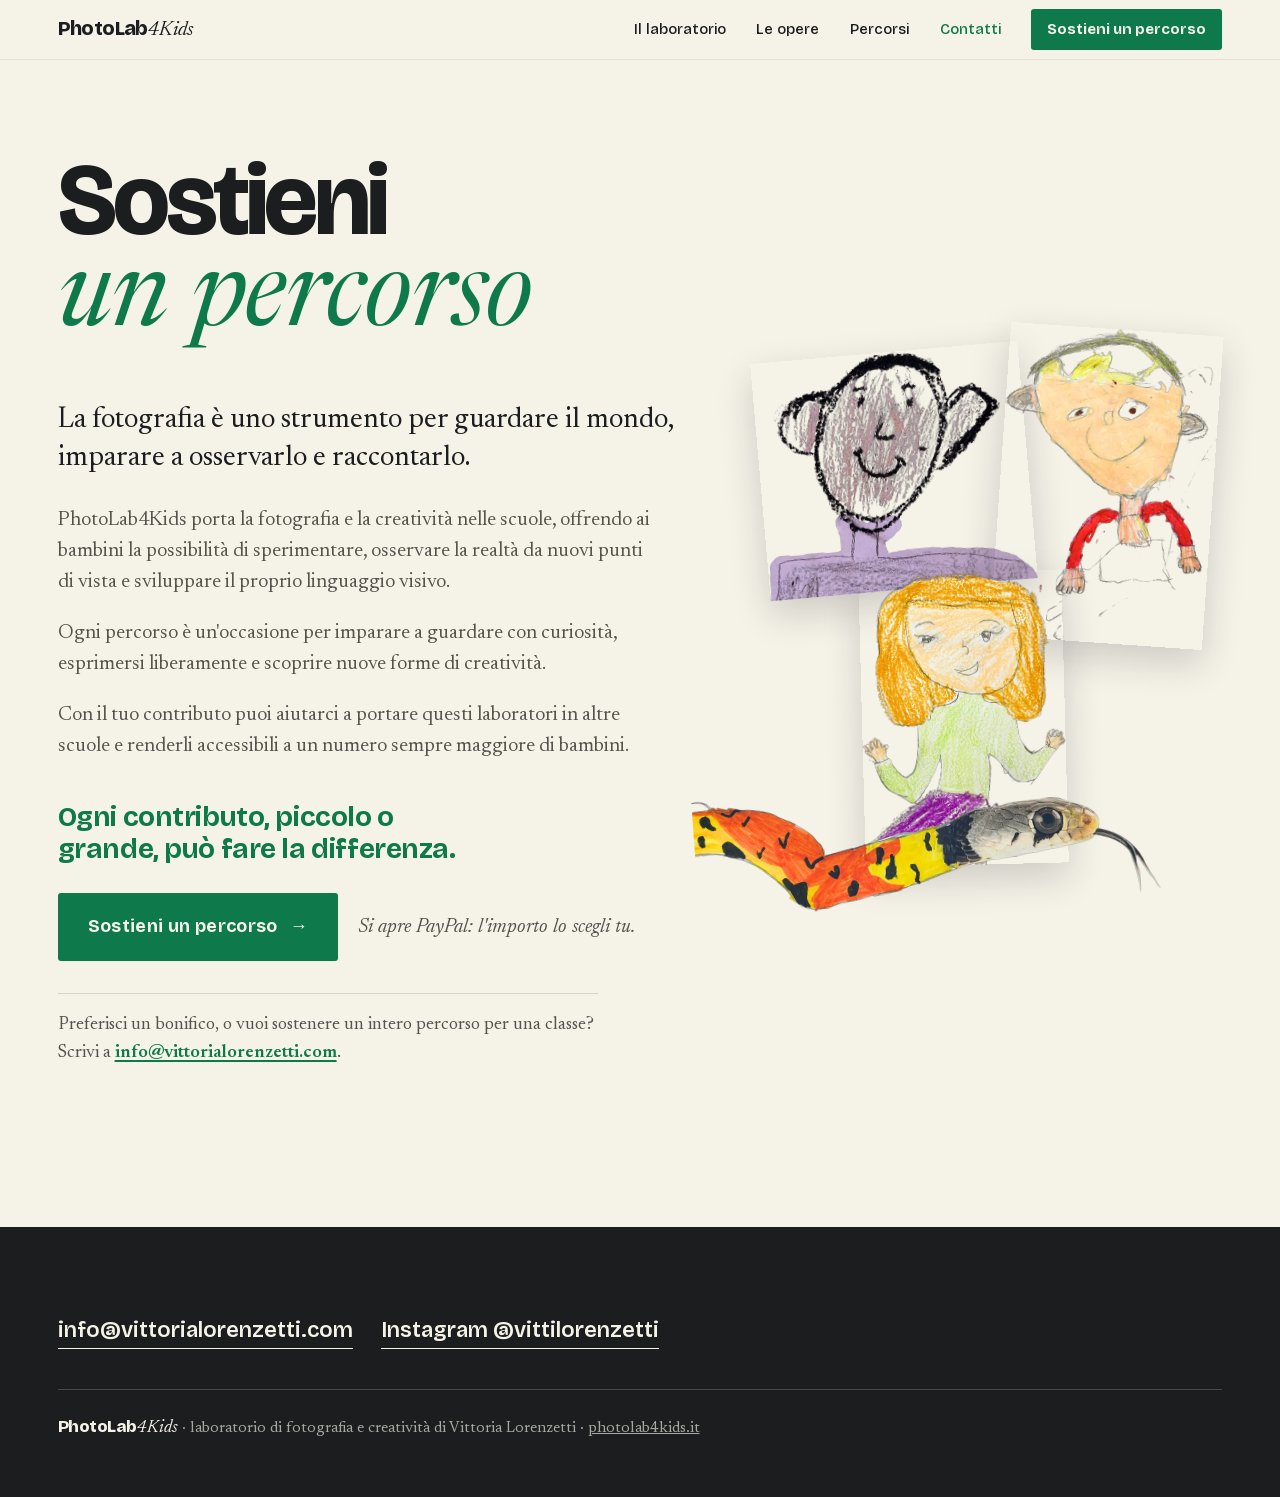
<file: docs/sostieni/index.html>
<!doctype html>
<html lang="it">
<head>
  <meta charset="utf-8">
  <meta name="viewport" content="width=device-width, initial-scale=1">
  <title>Sostieni un percorso — PhotoLab4Kids</title>
  <meta name="description" content="Con una donazione libera puoi aiutare PhotoLab4Kids a portare i laboratori di fotografia e creatività in altre scuole, per un numero sempre maggiore di bambini.">
  <link rel="canonical" href="https://photolab4kids.it/sostieni/">
  <meta name="theme-color" content="#f5f2e8">
  <meta property="og:title" content="Sostieni un percorso — PhotoLab4Kids">
  <meta property="og:description" content="Ogni contributo, piccolo o grande, può fare la differenza: aiutaci a portare i laboratori in altre scuole.">
  <meta property="og:type" content="website">
  <meta property="og:locale" content="it_IT">
  <meta property="og:url" content="https://photolab4kids.it/sostieni/">
  <meta property="og:image" content="https://photolab4kids.it/assets/img/og-photolab4kids.jpg">
  <meta property="og:image:width" content="1200">
  <meta property="og:image:height" content="630">
  <meta property="og:image:alt" content="PhotoLab4Kids, laboratorio di fotografia e creatività per le scuole: il titolo e il serpente metà fotografia e metà disegno.">
  <meta name="twitter:card" content="summary_large_image">
  <link rel="icon" href="../assets/img/favicon.svg" type="image/svg+xml">
  <link rel="apple-touch-icon" href="../assets/img/apple-touch-icon.png">
  <link rel="preload" href="../assets/fonts/bricolage-grotesque.woff2" as="font" type="font/woff2" crossorigin>
  <link rel="preload" href="../assets/fonts/newsreader.woff2" as="font" type="font/woff2" crossorigin>
  <link rel="stylesheet" href="../assets/css/stile.css">
</head>
<body>
  <a class="salta" href="#contenuto">Vai al contenuto</a>

  <header class="testata">
    <a class="marchio" href="../" aria-label="PhotoLab4Kids, torna alla pagina principale">PhotoLab<em>4Kids</em></a>
    <nav class="menu" aria-label="Sezioni">
      <a href="../#laboratorio">Il laboratorio</a>
      <a href="../#opere">Le opere</a>
      <a href="../#percorsi">Percorsi</a>
      <a class="menu__contatti" href="../#contatti">Contatti</a>
      <a class="menu__sostieni" href="./" aria-current="page">Sostieni un percorso</a>
    </nav>
  </header>

  <!-- SOSTIENI UN PERCORSO — donazione libera con PayPal; il testo è quello scritto da Vittoria -->
  <main id="contenuto" class="dona" aria-labelledby="dona-titolo">
    <div class="dona__testo">
      <h1 id="dona-titolo">Sostieni <em>un percorso</em></h1>
      <p class="grande">La fotografia è uno strumento per guardare il mondo, imparare a osservarlo e raccontarlo.</p>
      <p>PhotoLab4Kids porta la fotografia e la creatività nelle scuole, offrendo ai bambini la possibilità di sperimentare, osservare la realtà da nuovi punti di vista e sviluppare il proprio linguaggio visivo.</p>
      <p>Ogni percorso è un'occasione per imparare a guardare con curiosità, esprimersi liberamente e scoprire nuove forme di creatività.</p>
      <p>Con il tuo contributo puoi aiutarci a portare questi laboratori in altre scuole e renderli accessibili a un numero sempre maggiore di bambini.</p>
      <p class="dona__chiusa">Ogni contributo, piccolo o grande, può fare la differenza.</p>
      <div class="dona__azione">
        <a class="bottone bottone--verde" href="https://www.paypal.me/vlorenzetti982" rel="noopener">Sostieni un percorso</a>
        <p class="dona__nota">Si apre PayPal: l'importo lo scegli tu.</p>
      </div>
      <p class="dona__altro">Preferisci un bonifico, o vuoi sostenere un intero percorso per una classe? Scrivi a <a href="mailto:info@vittorialorenzetti.com">info@vittorialorenzetti.com</a>.</p>
    </div>
    <div class="dona__opere" aria-hidden="true">
      <img class="d1" src="../assets/img/autoritratto-01.webp" width="547" height="486" alt="">
      <img class="d2" src="../assets/img/autoritratto-03.webp" width="446" height="658" alt="">
      <img class="d3" src="../assets/img/autoritratto-10.webp" width="411" height="592" alt="">
      <img class="d4" src="../assets/img/serpente.webp" width="1069" height="280" alt="">
    </div>
  </main>

  <footer class="piede piede--breve">
    <p class="piede__contatti"><a href="mailto:info@vittorialorenzetti.com">info@vittorialorenzetti.com</a><a href="https://www.instagram.com/vittilorenzetti/" rel="noopener">Instagram @vittilorenzetti</a></p>
    <div class="piede__fondo">
      <p><span class="marchio">PhotoLab<em>4Kids</em></span> · laboratorio di fotografia e creatività di Vittoria Lorenzetti · <a href="../">photolab4kids.it</a></p>
    </div>
  </footer>
</body>
</html>
</file>
<file: docs/assets/css/stile.css>
/* PhotoLab4Kids — i colori dei capitoli vengono dalle pagine del libro del laboratorio */

@font-face {
  font-family: "Bricolage Grotesque";
  src: url("../fonts/bricolage-grotesque.woff2") format("woff2");
  font-weight: 200 800;
  font-stretch: 75% 100%;
  font-display: swap;
}
@font-face {
  font-family: "Newsreader";
  src: url("../fonts/newsreader.woff2") format("woff2");
  font-weight: 200 800;
  font-style: normal;
  font-display: swap;
}
@font-face {
  font-family: "Newsreader";
  src: url("../fonts/newsreader-italic.woff2") format("woff2");
  font-weight: 200 800;
  font-style: italic;
  font-display: swap;
}

@property --svela {
  syntax: "<number>";
  inherits: true;
  initial-value: 0;
}

:root {
  --carta: #f5f2e8;
  --carta-chiara: #fbfaf6;
  --inchiostro: #1b1d1f;
  --inchiostro-tenue: #55534d;
  --salvia: #d4e1db;
  --verde: #0e794a;
  --rosa: #cb878b;
  --confetto: #ffecf2;
  --lavagna: #171d24;
  --gesso: #f1f1ee;
  --oro: #e2b65a;
  --oro-scuro: #9a6a12;
  --tessuto: #2a2019;
  --pellicola: #e8953a;

  --grotesk: "Bricolage Grotesque", "Helvetica Neue", Arial, sans-serif;
  --serif: "Newsreader", Georgia, "Times New Roman", serif;

  --margine: clamp(16px, 4.5vw, 64px);
  --larghezza: 1240px;
  --sezione: clamp(72px, 11vw, 168px);
}

*, *::before, *::after { box-sizing: border-box; }

html { scroll-behavior: smooth; -webkit-text-size-adjust: 100%; }
@media (prefers-reduced-motion: reduce) { html { scroll-behavior: auto; } }

body {
  margin: 0;
  background: var(--carta);
  color: var(--inchiostro);
  font-family: var(--serif);
  font-size: clamp(17px, 1.05rem + 0.25vw, 20px);
  line-height: 1.55;
  font-optical-sizing: auto;
  text-rendering: optimizeLegibility;
  overflow-x: hidden;
}

img { display: block; max-width: 100%; height: auto; }
a { color: inherit; }
p { margin: 0 0 1em; }

h1, h2, h3 {
  font-family: var(--grotesk);
  font-weight: 750;
  line-height: 1;
  letter-spacing: -0.025em;
  margin: 0;
  text-wrap: balance;
}
h2 { font-size: clamp(36px, 2rem + 3.6vw, 92px); max-width: 16ch; margin-bottom: 0.6em; }
h3 { font-size: clamp(20px, 1.1rem + 0.5vw, 26px); letter-spacing: -0.01em; }
h1 em, h2 em, h3 em {
  font-family: var(--serif);
  font-style: italic;
  font-weight: 400;
  letter-spacing: -0.01em;
}

.grande { font-size: clamp(21px, 1.1rem + 0.8vw, 28px); line-height: 1.35; }

:focus-visible { outline: 3px solid var(--verde); outline-offset: 3px; }

.sr {
  position: absolute; width: 1px; height: 1px; padding: 0; margin: -1px;
  overflow: hidden; clip: rect(0 0 0 0); white-space: nowrap; border: 0;
}

.salta {
  position: absolute; left: 12px; top: -60px; z-index: 50;
  background: var(--inchiostro); color: var(--carta); padding: 10px 16px; font-family: var(--grotesk);
}
.salta:focus { top: 12px; }

/* Etichetta di capitolo, come il contafotogrammi */
.etichetta {
  display: flex; align-items: center; gap: 12px;
  font-family: var(--grotesk);
  font-stretch: 75%;
  font-weight: 600;
  font-size: clamp(15px, 0.82rem + 0.3vw, 18px);
  letter-spacing: 0.12em;
  text-transform: uppercase;
  margin-bottom: 28px;
}
.etichetta span {
  display: inline-grid; place-items: center;
  min-width: 2.9em; height: 1.95em; padding: 0 0.45em;
  border: 1.5px solid currentColor;
  border-radius: 3px;
  letter-spacing: 0.04em;
}

/* Da completare: evidenziatore, visibile solo in bozza (in locale o con ?bozza nell'indirizzo) */
.da-completare { display: none; }
.bozza .da-completare {
  display: inline-block;
  font-family: var(--grotesk);
  font-size: 13px;
  line-height: 1.35;
  font-weight: 500;
  color: #4d3b00;
  background: #fde68a;
  padding: 3px 8px;
  border-radius: 2px;
}
.bozza .da-completare::before { content: "✎ "; }

.segnaposto {
  border: 2px dashed currentColor;
  border-radius: 6px;
  padding: 28px;
  margin-top: 56px;
  font-family: var(--grotesk);
  font-size: 15px;
  opacity: 0.75;
  background: repeating-linear-gradient(135deg, transparent 0 14px, rgb(0 0 0 / 0.035) 14px 28px);
}
.segnaposto strong { display: block; font-size: 18px; margin-bottom: 4px; }
.segnaposto--scuro { background: repeating-linear-gradient(135deg, transparent 0 14px, rgb(255 255 255 / 0.05) 14px 28px); }

/* ——— Testata ——— */
.testata {
  position: fixed; inset: 0 0 auto; z-index: 20;
  display: flex; align-items: center; justify-content: space-between; gap: 24px;
  height: 60px;
  padding: 0 var(--margine);
  background: rgb(245 242 232 / 0.9);
  -webkit-backdrop-filter: blur(10px);
  backdrop-filter: blur(10px);
  border-bottom: 1px solid rgb(27 29 31 / 0.08);
}
.marchio {
  font-family: var(--grotesk);
  font-weight: 800;
  font-size: 20px;
  letter-spacing: -0.03em;
  text-decoration: none;
  white-space: nowrap;
}
.marchio em { font-family: var(--serif); font-weight: 400; font-style: italic; letter-spacing: 0; }
.menu { display: flex; align-items: center; gap: clamp(14px, 2.4vw, 32px); font-family: var(--grotesk); font-size: 15px; font-weight: 500; }
.menu a { text-decoration: none; padding: 6px 0; background: linear-gradient(currentColor, currentColor) 0 100% / 0 1.5px no-repeat; transition: background-size 0.25s; }
.menu a:hover { background-size: 100% 1.5px; }
.menu__contatti { color: var(--verde); }
/* il pulsante delle donazioni: la testata è fissa, quindi resta a portata da ogni punto della pagina */
.menu .menu__sostieni {
  padding: 9px 16px;
  background: var(--verde);
  color: var(--carta);
  font-weight: 700;
  border-radius: 3px;
  white-space: nowrap;
  transition: background-color 0.2s;
}
.menu .menu__sostieni:hover { background-color: #0a5e39; }
@media (max-width: 960px) {
  .menu a:not(.menu__contatti):not(.menu__sostieni) { display: none; }
}
@media (max-width: 520px) {
  .testata { gap: 12px; }
  .testata .marchio { font-size: 18px; }
  .menu { gap: 14px; font-size: 14px; }
  .menu .menu__sostieni { padding: 8px 12px; }
}
/* sotto i 410 px «Contatti» non ci sta più accanto al pulsante: resta in fondo alla pagina */
@media (max-width: 410px) {
  .menu__contatti { display: none; }
}
@media (max-width: 359px) {
  .testata { gap: 10px; }
  .testata .marchio { font-size: 16px; }
  .menu .menu__sostieni { padding: 7px 10px; font-size: 13px; }
}

section, .piede { scroll-margin-top: 60px; }

/* ——— Copertina ——— */
.copertina {
  position: relative;
  min-height: 100svh;
  display: grid;
  align-content: center;
  padding: 120px var(--margine) 120px;
  overflow: hidden;
}
.occhiello {
  font-family: var(--grotesk);
  font-stretch: 75%;
  font-weight: 600;
  font-size: 14px;
  letter-spacing: 0.16em;
  text-transform: uppercase;
  margin-bottom: 18px;
}
.copertina__testa {
  display: grid;
  grid-template-columns: auto 1fr;
  align-items: end;
  gap: clamp(24px, 5vw, 96px);
  position: relative;
  z-index: 1;
}
.copertina__titolo {
  font-size: clamp(72px, 13.5vw, 220px);
  font-weight: 800;
  letter-spacing: -0.05em;
  line-height: 0.82;
}
.copertina__titolo em {
  display: block;
  font-size: 0.5em;
  letter-spacing: -0.02em;
  margin: 0.08em 0 0 0.12em;
}
.copertina__serpente {
  position: relative;
  margin: clamp(-48px, -3vw, -16px) calc(var(--margine) * -1) 0;
  width: min(108vw, 1300px);
  max-width: none;
  transform: rotate(-3deg);
  transform-origin: 0 50%;
}
.copertina__serpente img { width: 100%; }
@media (prefers-reduced-motion: no-preference) {
  .copertina__serpente img { animation: striscia 1.6s cubic-bezier(0.2, 0.7, 0.2, 1) both 0.15s; }
  @keyframes striscia {
    from { transform: translateX(-35%); opacity: 0; }
    to { transform: none; opacity: 1; }
  }
}
.nota {
  font-family: var(--serif);
  font-style: italic;
  font-size: clamp(15px, 1.4vw, 19px);
  line-height: 1.15;
  color: var(--inchiostro-tenue);
}
.nota--serpente {
  position: absolute;
  left: 52%;
  top: 84%;
  padding: 34px 0 0 10px;
  transform: rotate(3deg);
}
.nota--serpente::before {
  content: "";
  position: absolute; left: 0; top: 0;
  height: 30px;
  border-left: 1.5px solid currentColor;
}
.copertina__frase {
  align-self: start;
  font-size: clamp(22px, 1.1rem + 1.2vw, 34px);
  line-height: 1.2;
  margin: 0.35em 0 0;
  max-width: 17ch;
}

/* Il serpente si ricompone a strisce (il disegno da sinistra, la foto da destra), poi ondeggia */
.serpente-anim { position: absolute; inset: 0; pointer-events: none; }
.serpente-anim span {
  position: absolute; top: 0; height: 100%;
  background-repeat: no-repeat;
  will-change: transform;
  translate: var(--dx) var(--dy);
  rotate: var(--rot);
  opacity: 0;
  transition:
    translate 1.2s cubic-bezier(0.2, 0.8, 0.2, 1) var(--ritardo),
    rotate 1.2s cubic-bezier(0.2, 0.8, 0.2, 1) var(--ritardo),
    opacity 0.5s var(--ritardo);
  animation: onda 1.8s ease-in-out calc(var(--i) * -60ms) infinite alternate;
}
.serpente-anim.fermo span { animation-play-state: paused; }
.copertina__serpente.composto .serpente-anim span { translate: 0 0; rotate: 0deg; opacity: 1; }
.copertina__serpente.animato img { opacity: 0; animation: none; }
.copertina__serpente.animato .nota { opacity: 0; transition: opacity 0.8s 2.4s; }
.copertina__serpente.composto .nota { opacity: 1; }
@keyframes onda {
  from { transform: translateY(calc(var(--amp) * -1)); }
  to { transform: translateY(var(--amp)); }
}
@media (max-width: 860px) {
  .copertina__testa { grid-template-columns: 1fr; }
  .copertina__frase { order: 2; margin-top: 8px; }
  .copertina__serpente { margin-top: 12px; }
}
@media (max-width: 420px) {
  /* «Photolab» è largo circa 3,9 volte il corpo: così sta nello schermo anche sotto i 360 px */
  .copertina__titolo { font-size: min(72px, calc((100vw - 40px) / 4.1)); }
}
.copertina__frase strong { font-weight: 600; color: var(--verde); }
.copertina__giu {
  justify-self: start;
  margin-top: 32px;
  font-family: var(--grotesk);
  font-weight: 600;
  font-size: 15px;
  text-decoration: none;
  border-bottom: 1.5px solid currentColor;
  padding-bottom: 3px;
}

/* Bordo di pellicola con fori e scritte, come sui negativi */
.pellicola {
  position: absolute; left: 0; right: 0; bottom: 0; margin: 0;
  display: flex; gap: 48px; justify-content: space-around; align-items: center;
  height: 46px;
  padding: 0 24px;
  background:
    repeating-linear-gradient(90deg, transparent 0 10px, var(--carta) 10px 20px, transparent 20px 30px) 0 5px / 100% 7px no-repeat,
    repeating-linear-gradient(90deg, transparent 0 10px, var(--carta) 10px 20px, transparent 20px 30px) 0 calc(100% - 5px) / 100% 7px no-repeat,
    var(--inchiostro);
  color: var(--pellicola);
  font-family: var(--grotesk);
  font-stretch: 75%;
  font-weight: 600;
  font-size: 11px;
  letter-spacing: 0.22em;
  white-space: nowrap;
  overflow: hidden;
}

/* ——— Guarda ——— */
.guarda {
  background: var(--inchiostro);
  color: var(--carta);
  padding: var(--sezione) var(--margine);
}
.guarda__testo { max-width: var(--larghezza); margin: 0 auto 56px; }
.guarda__testo h2 { max-width: 20ch; font-size: clamp(30px, 1.6rem + 2.6vw, 68px); }
.guarda__testo p { max-width: 46ch; color: rgb(245 242 232 / 0.75); }
.guarda__foto {
  position: relative;
  max-width: 1100px;
  margin: 0 auto;
}
.guarda__foto img { width: 100%; }
/* Il flusso: due nastri di fotografie che scorrono in direzioni opposte, come un feed */
.flusso {
  display: grid;
  gap: 12px;
  margin: clamp(40px, 6vw, 72px) calc(var(--margine) * -1);
  overflow: hidden;
  -webkit-mask-image: linear-gradient(90deg, transparent, #000 7%, #000 93%, transparent);
  mask-image: linear-gradient(90deg, transparent, #000 7%, #000 93%, transparent);
}
.flusso__nastro { display: flex; width: max-content; animation: scorri 55s linear infinite; }
.flusso__riga--inversa .flusso__nastro { animation-duration: 70s; animation-direction: reverse; }
.flusso img {
  flex: none;
  height: clamp(96px, 14vw, 180px);
  width: auto;
  margin-right: 12px; /* margine e non gap: così metà nastro è esattamente un giro */
  border-radius: 3px;
}
@keyframes scorri { to { transform: translateX(-50%); } }
@media (prefers-reduced-motion: reduce) {
  .flusso__nastro { animation: none; }
  .flusso__riga { overflow-x: auto; }
}
.guarda__ponte {
  max-width: 1100px;
  margin: 0 auto 32px;
  font-family: var(--grotesk);
  font-weight: 700;
  font-size: clamp(24px, 1.2rem + 1.6vw, 44px);
  line-height: 1.1;
  letter-spacing: -0.02em;
}
.guarda__ponte em { font-family: var(--serif); font-weight: 400; color: rgb(245 242 232 / 0.8); }
.guarda__domanda {
  max-width: 1100px;
  margin: 56px auto 32px;
  font-family: var(--grotesk);
  font-weight: 700;
  font-size: clamp(26px, 1.4rem + 1.8vw, 48px);
  line-height: 1.05;
  letter-spacing: -0.02em;
}
.guarda__domanda p { margin: 0 0 12px; }
.guarda__piccolo { font-family: var(--serif); font-style: italic; font-weight: 400; font-size: 0.5em; letter-spacing: 0; color: rgb(245 242 232 / 0.75); }
.guarda__disegni {
  max-width: 1100px;
  margin: 0 auto;
  display: grid;
  grid-template-columns: 1fr 1fr;
  gap: clamp(16px, 3vw, 40px);
}
.guarda__disegni img { box-shadow: 0 18px 40px rgb(0 0 0 / 0.45); }
.guarda__disegni img:first-child { transform: rotate(-2deg); }
.guarda__disegni img:last-child { transform: rotate(1.5deg) translateY(18px); }
.js .guarda__domanda, .js .guarda__disegni { opacity: 0; transform: translateY(16px); transition: opacity 0.9s, transform 0.9s; }
.js .guarda__domanda.visibile, .js .guarda__disegni.visibile { opacity: 1; transform: none; }
@media (max-width: 600px) { .guarda__disegni { grid-template-columns: 1fr; } }

/* ——— Il laboratorio ——— */
.laboratorio {
  padding: var(--sezione) var(--margine);
  max-width: calc(var(--larghezza) + 2 * var(--margine));
  margin: 0 auto;
}
.laboratorio__intro {
  display: grid;
  grid-template-columns: 1.1fr 1fr;
  gap: clamp(24px, 5vw, 80px);
  margin-bottom: clamp(56px, 8vw, 112px);
}
.obiettivi {
  list-style: none; margin: 0; padding: 0;
  display: grid;
  grid-template-columns: repeat(4, 1fr);
  border-top: 1.5px solid var(--inchiostro);
}
.obiettivi li { padding: 28px 24px 8px 0; border-right: 1px solid rgb(27 29 31 / 0.15); }
.obiettivi li + li { padding-left: 24px; }
.obiettivi li:last-child { border-right: 0; }
.obiettivi__n {
  display: block;
  font-family: var(--grotesk);
  font-weight: 800;
  font-size: clamp(56px, 6vw, 88px);
  line-height: 0.9;
  letter-spacing: -0.04em;
  color: transparent;
  -webkit-text-stroke: 1.5px var(--verde);
  margin-bottom: 20px;
}
.obiettivi h3 { margin-bottom: 12px; }
.obiettivi p { font-size: 0.95em; color: var(--inchiostro-tenue); }
@media (max-width: 960px) {
  .laboratorio__intro { grid-template-columns: 1fr; }
  .obiettivi { grid-template-columns: 1fr 1fr; }
  .obiettivi li:nth-child(2) { border-right: 0; }
  .obiettivi li:nth-child(3) { padding-left: 0; }
  .obiettivi li:nth-child(n+3) { border-top: 1px solid rgb(27 29 31 / 0.15); }
}
@media (max-width: 560px) {
  .obiettivi { grid-template-columns: 1fr; }
  /* su telefono il numero va a sinistra del testo: la lista resta corta */
  .obiettivi li, .obiettivi li + li {
    display: grid;
    grid-template-columns: 64px 1fr;
    column-gap: 14px;
    padding: 20px 0 4px;
    border-right: 0;
  }
  .obiettivi li + li { border-top: 1px solid rgb(27 29 31 / 0.15); }
  .obiettivi__n { grid-row: span 2; font-size: 52px; margin: 0; }
  .obiettivi h3 { align-self: end; margin-bottom: 6px; }
}

/* ——— Capitoli ——— */
.capitolo {
  position: relative;
  padding: var(--sezione) max(var(--margine), calc((100% - var(--larghezza)) / 2));
}
.capitolo--salvia { background: var(--salvia); }
.capitolo--salvia h2, .capitolo--salvia .etichetta { color: var(--verde); }
.capitolo--carta { background: var(--carta); }
.capitolo--rosa { background: var(--rosa); color: #fff; }
.capitolo--confetto { background: var(--confetto); }
.capitolo--lavagna { background: var(--lavagna); color: var(--gesso); }
.capitolo--sogni {
  background:
    url("data:image/svg+xml,%3Csvg xmlns='http://www.w3.org/2000/svg' viewBox='0 0 24 24'%3E%3Cpath fill='%23e2b65a' d='M12 1.5l3.1 6.9 7.4.7-5.6 5 1.7 7.4L12 17.6l-6.6 3.9 1.7-7.4-5.6-5 7.4-.7z'/%3E%3C/svg%3E") 1.5% 34% / 50px no-repeat,
    url("data:image/svg+xml,%3Csvg xmlns='http://www.w3.org/2000/svg' viewBox='0 0 24 24'%3E%3Cpath fill='%23e2b65a' d='M12 1.5l3.1 6.9 7.4.7-5.6 5 1.7 7.4L12 17.6l-6.6 3.9 1.7-7.4-5.6-5 7.4-.7z'/%3E%3C/svg%3E") 92% 5% / 70px no-repeat,
    url("data:image/svg+xml,%3Csvg xmlns='http://www.w3.org/2000/svg' viewBox='0 0 24 24'%3E%3Cpath fill='%23e2b65a' d='M12 1.5l3.1 6.9 7.4.7-5.6 5 1.7 7.4L12 17.6l-6.6 3.9 1.7-7.4-5.6-5 7.4-.7z'/%3E%3C/svg%3E") 97% 62% / 40px no-repeat,
    url("data:image/svg+xml,%3Csvg xmlns='http://www.w3.org/2000/svg' viewBox='0 0 24 24'%3E%3Cpath fill='%23e2b65a' d='M12 1.5l3.1 6.9 7.4.7-5.6 5 1.7 7.4L12 17.6l-6.6 3.9 1.7-7.4-5.6-5 7.4-.7z'/%3E%3C/svg%3E") 3% 88% / 46px no-repeat,
    #fff;
}
.capitolo--sogni h2 em { color: var(--oro-scuro); }

/* La metà che manca */
.capitolo__rana {
  position: absolute;
  right: max(var(--margine), 4vw);
  top: clamp(-70px, -6vw, -40px);
  width: clamp(150px, 20vw, 300px);
  transform: rotate(-6deg);
  pointer-events: none;
}
#meta h2 { max-width: 18ch; }
.meta {
  display: grid;
  grid-template-columns: auto minmax(260px, 1fr);
  gap: clamp(28px, 5vw, 80px);
  align-items: center;
  margin-top: 24px;
}
.meta__opera {
  position: relative;
  margin: 0;
  width: fit-content;
  box-shadow: 0 24px 60px rgb(14 60 40 / 0.18);
  cursor: grab;
  touch-action: pan-y; /* lo scorrimento verticale resta alla pagina, quello orizzontale apre la foto */
  -webkit-user-select: none;
  user-select: none;
}
.meta__opera.trascina { cursor: grabbing; }
.meta__opera img { max-height: min(78vh, 720px); width: auto; pointer-events: none; }
/* il foglio che copre la metà disegnata: geometria per ogni tipo di taglio */
[data-lato="destra"] { --velo-x: var(--taglio); --velo-w: calc(100% - var(--taglio)); --velo-y: 0%; --velo-h: 100%; }
[data-lato="sinistra"] { --velo-x: 0%; --velo-w: var(--taglio); --velo-y: 0%; --velo-h: 100%; }
[data-lato="sopra"] { --velo-x: 0%; --velo-w: 100%; --velo-y: 0%; --velo-h: var(--taglio); }
.meta__velo, .meta__linea, .meta__maniglia { display: none; }
.js .meta__velo {
  display: grid; place-items: start center;
  padding-top: 12%;
  position: absolute;
  left: var(--velo-x); width: var(--velo-w); top: var(--velo-y); height: var(--velo-h);
  background: var(--carta-chiara);
  color: var(--verde);
  font-family: var(--grotesk);
  font-weight: 800;
  font-size: clamp(56px, 8vw, 120px);
  clip-path: inset(0 0 0 calc(var(--svela) * 1%));
}
.js .meta__linea {
  display: block;
  position: absolute;
  top: var(--velo-y); height: var(--velo-h);
  left: calc(var(--velo-x) + var(--velo-w) * var(--svela) / 100);
  border-left: 2px dashed var(--verde);
  opacity: calc(1 - var(--svela) / 100);
}
.js .meta__maniglia {
  display: grid; place-items: center;
  position: absolute;
  left: clamp(26px, var(--velo-x) + var(--velo-w) * var(--svela) / 100, 100% - 26px);
  top: calc(var(--velo-y) + var(--velo-h) / 2);
  width: 52px; height: 52px;
  margin: -26px 0 0 -26px;
  border-radius: 50%;
  background: var(--verde) url("data:image/svg+xml,%3Csvg xmlns='http://www.w3.org/2000/svg' viewBox='0 0 24 24' fill='none' stroke='%23fff' stroke-width='1.8' stroke-linecap='round'%3E%3Ccircle cx='6' cy='6' r='3'/%3E%3Ccircle cx='6' cy='18' r='3'/%3E%3Cpath d='M20 4 8.1 15.9M14.5 14.5 20 20M8.1 8.1 12 12'/%3E%3C/svg%3E") center / 26px no-repeat;
  box-shadow: 0 6px 18px rgb(14 60 40 / 0.35);
  opacity: calc(1 - var(--svela) / 120);
  pointer-events: none;
}
.js .meta__opera.anima { transition: --svela 1.1s cubic-bezier(0.3, 0.6, 0.2, 1); }
.meta__suggerimento {
  position: absolute;
  left: 60px;
  white-space: nowrap;
  font-family: var(--grotesk);
  font-weight: 700;
  font-size: 15px;
  color: var(--verde);
  background: var(--carta-chiara);
  padding: 6px 12px;
  border-radius: 999px;
  box-shadow: 0 4px 14px rgb(14 60 40 / 0.18);
}
/* finché nessuno l'ha toccata, la forbice accenna lo scorrimento */
@media (prefers-reduced-motion: no-preference) {
  .meta__opera:not(.toccata) .meta__maniglia { animation: accenna 2.4s ease-in-out infinite; }
  @keyframes accenna {
    0%, 55%, 100% { transform: translateX(0); }
    25% { transform: translateX(22px); }
  }
}
.meta__opera.toccata .meta__suggerimento { display: none; }
.meta:has(.meta__cursore:focus-visible) .meta__maniglia { outline: 3px solid var(--inchiostro); outline-offset: 3px; }
.solo-tocco { display: none; }
@media (hover: none) and (pointer: coarse) {
  .solo-tocco { display: inline; }
  .solo-mouse { display: none; }
}
.meta__comandi { display: none; }
.js .meta__comandi { display: block; }
.meta__istruzioni { font-size: 0.95em; color: var(--inchiostro-tenue); max-width: 34ch; margin-bottom: 24px; }
.meta__risposta {
  font-family: var(--grotesk);
  font-weight: 800;
  font-size: clamp(30px, 1.5rem + 2vw, 56px);
  line-height: 1;
  letter-spacing: -0.03em;
  color: var(--verde);
  min-height: 2.1em;
  opacity: 0;
  transform: translateY(10px);
  transition: opacity 0.6s, transform 0.6s;
}
.meta__risposta em { display: block; font-family: var(--serif); font-weight: 400; font-style: italic; letter-spacing: -0.01em; color: var(--inchiostro); }
.meta__risposta.visibile { opacity: 1; transform: none; }
.meta__scelta { display: flex; gap: 10px; margin-top: 28px; }
.meta__scelta button {
  flex: none;
  padding: 0; border: 2px solid transparent; border-radius: 4px; background: none; cursor: pointer;
  width: 58px; height: 72px; overflow: hidden; opacity: 0.6; transition: opacity 0.2s, border-color 0.2s;
}
.meta__scelta button img { width: 100%; height: 100%; object-fit: cover; }
.meta__scelta button:hover { opacity: 1; }
.meta__scelta button[aria-pressed="true"] { border-color: var(--verde); opacity: 1; }
@media (max-width: 820px) {
  .meta { grid-template-columns: 1fr; gap: 20px; }
  .meta__opera { justify-self: center; }
  .meta__opera img { max-height: 68svh; }
  .meta__comandi { text-align: center; }
  .meta__istruzioni { display: none; }
  .meta__risposta { min-height: 2.1em; font-size: clamp(28px, 8vw, 40px); }
  .meta__scelta { justify-content: center; margin-top: 16px; }
}
.trittico {
  display: grid;
  grid-template-columns: repeat(3, 1fr);
  gap: clamp(16px, 3vw, 44px);
  align-items: end;
  margin-top: var(--sezione);
}
.trittico h3 { grid-column: 1 / -1; max-width: 22ch; font-size: clamp(26px, 1.3rem + 1.6vw, 44px); color: var(--verde); margin-bottom: 12px; }
.trittico img { box-shadow: 0 14px 34px rgb(14 60 40 / 0.16); }
.trittico img:nth-of-type(1) { transform: rotate(-1.5deg); }
.trittico img:nth-of-type(2) { transform: rotate(1deg) translateY(-24px); }
.trittico img:nth-of-type(3) { transform: rotate(-0.5deg); }
@media (max-width: 600px) {
  .trittico { grid-template-columns: 1fr 1fr; }
  .trittico img:nth-of-type(3) { grid-column: 1 / -1; width: 70%; justify-self: center; }
}

/* Io la vedo così */
.vedo__titolo { font-size: clamp(56px, 3rem + 7vw, 170px); max-width: none; letter-spacing: -0.045em; }
.vedo__titolo em { color: var(--verde); }
.vedo__apertura {
  display: grid;
  grid-template-columns: 1fr 1.2fr;
  gap: clamp(24px, 5vw, 80px);
  align-items: center;
  margin-bottom: var(--sezione);
}
.dittico {
  display: grid;
  grid-template-columns: 1fr 1fr;
  gap: 0;
  align-items: center;
  max-width: 760px;
  margin: 0 0 clamp(64px, 9vw, 128px);
}
.dittico--inverso { margin-left: auto; }
.dittico img:first-child { position: relative; z-index: 1; }
.dittico img:nth-child(2) {
  position: relative; z-index: 2;
  transform: rotate(2deg) translateX(-6%);
  box-shadow: 0 16px 40px rgb(60 40 10 / 0.18);
}
.dittico--inverso img:nth-child(2) { transform: rotate(-2deg) translateX(-6%); }
.dittico figcaption {
  grid-column: 1 / -1;
  margin-top: 36px;
  max-width: 34ch;
  font-size: clamp(22px, 1.1rem + 1vw, 32px);
  line-height: 1.25;
}
.dittico figcaption em { color: var(--inchiostro-tenue); }
.citazione {
  margin: 0 auto var(--sezione);
  max-width: 20ch;
  text-align: center;
  font-family: var(--grotesk);
  font-weight: 750;
  font-size: clamp(32px, 1.6rem + 3vw, 76px);
  line-height: 1.02;
  letter-spacing: -0.03em;
}
.citazione strong { color: var(--verde); font-weight: 800; }
.vedo__altre { display: grid; grid-template-columns: repeat(3, 1fr); gap: clamp(20px, 4vw, 56px); align-items: center; }
.dittico--piccolo { margin: 0; }
@media (max-width: 760px) {
  .vedo__apertura { grid-template-columns: 1fr; }
  .vedo__altre { grid-template-columns: 1fr; }
}

/* Collage: una parete di ritagli */
.capitolo--rosa h2 { max-width: none; }
.collage__testo { max-width: 40ch; font-size: clamp(20px, 1rem + 0.8vw, 26px); line-height: 1.35; margin-bottom: 56px; }
.parete { columns: 3 300px; column-gap: clamp(16px, 2.5vw, 36px); }
.parete img {
  width: 100%;
  margin-bottom: clamp(16px, 2.5vw, 36px);
  break-inside: avoid;
  filter: drop-shadow(0 12px 22px rgb(80 20 30 / 0.3));
  transition: transform 0.4s;
}
.parete img:nth-child(3n+1) { transform: rotate(-1.6deg); }
.parete img:nth-child(3n+2) { transform: rotate(1.2deg); }
.parete img:nth-child(3n) { transform: rotate(-0.6deg); }
.parete img:hover { transform: scale(1.03) rotate(0deg); }
@media (max-width: 640px) {
  .parete {
    columns: auto;
    display: flex; gap: 16px;
    overflow-x: auto; scroll-snap-type: x mandatory;
    margin: 0 calc(var(--margine) * -1); padding: 8px var(--margine) 24px;
  }
  .parete img { flex: 0 0 82%; width: 82%; margin: 0; scroll-snap-align: center; }
}

/* Autoritratti intorno al testo */
.facce {
  display: grid;
  grid-template-columns: repeat(6, 1fr);
  grid-template-rows: repeat(4, auto);
  gap: clamp(12px, 2vw, 28px);
  align-items: center;
  justify-items: center;
}
.facce__testo { grid-column: 2 / 6; grid-row: 2 / 4; text-align: center; padding: 24px 0; }
.facce__testo h2 { max-width: none; font-size: clamp(48px, 2.5rem + 5vw, 132px); }
.facce__testo p { max-width: 36ch; margin-inline: auto; }
.facce__manifesto {
  font-family: var(--grotesk);
  font-weight: 700;
  font-size: clamp(20px, 1rem + 1vw, 30px);
  line-height: 1.2;
  letter-spacing: -0.01em;
  text-transform: uppercase;
  max-width: 28ch !important;
}
.c1 { background: linear-gradient(90deg, #e5484d, #f59e0b, #22a06b, #3b82f6, #a855f7); -webkit-background-clip: text; background-clip: text; color: transparent; }
.c2 { color: #d97706; }
.c3 { color: #5b5bd6; }
.c4 { color: #8e44ad; }
.c5 { color: #d9534f; }
.c6 { color: #15803d; }
.faccia { max-height: 230px; width: auto; transition: transform 0.35s; }
.faccia:hover { transform: rotate(-4deg) scale(1.08); }
.f1 { grid-area: 1 / 1; transform: rotate(-5deg); }
.f2 { grid-area: 1 / 3; transform: rotate(3deg); }
.f3 { grid-area: 1 / 5; transform: rotate(-2deg); }
.f4 { grid-area: 1 / 6; transform: rotate(4deg); }
.f5 { grid-area: 2 / 1; transform: rotate(3deg); }
.f6 { grid-area: 2 / 6; transform: rotate(-4deg); }
.f7 { grid-area: 3 / 1; transform: rotate(-3deg); }
.f8 { grid-area: 3 / 6; transform: rotate(5deg); }
.f9 { grid-area: 4 / 2; transform: rotate(2deg); }
.f10 { grid-area: 4 / 4; transform: rotate(-3deg); }
@media (max-width: 860px) {
  .facce { grid-template-columns: repeat(3, 1fr); grid-template-rows: none; }
  .facce__testo { grid-column: 1 / -1; grid-row: 1; }
  .faccia { grid-area: auto; max-height: 170px; }
}

/* Dentro di me c'è: lavagna e gesso */
.dentro__titolo { max-width: 760px; margin-bottom: 48px; }
.dentro__colonne { display: grid; grid-template-columns: 1fr 1fr; gap: clamp(24px, 5vw, 80px); color: rgb(241 241 238 / 0.85); }
.gesso {
  list-style: none; padding: 0; margin: 56px 0;
  display: flex; flex-wrap: wrap; gap: 18px 22px; justify-content: center;
}
.gesso li {
  font-family: var(--grotesk);
  font-weight: 600;
  font-size: clamp(20px, 1rem + 1vw, 30px);
  letter-spacing: 0.08em;
  text-transform: uppercase;
  padding: 10px 26px;
  border: 2px solid rgb(241 241 238 / 0.75);
  border-radius: 48% 52% 45% 55% / 60% 45% 55% 40%;
  transform: rotate(var(--r, 0deg));
  text-shadow: 0 0 1px rgb(255 255 255 / 0.7), 1px 0 2px rgb(255 255 255 / 0.25);
}
.dentro__lavagne {
  display: grid;
  grid-template-columns: 1fr 1fr;
  gap: clamp(20px, 4vw, 64px);
  max-width: 900px;
  margin: 64px auto 0;
}
.dentro__lavagne img { box-shadow: 0 24px 50px rgb(0 0 0 / 0.5); }
.dentro__lavagne img:first-child { transform: rotate(-2.5deg); }
.dentro__lavagne img:last-child { transform: rotate(2deg) translateY(32px); }
@media (max-width: 760px) { .dentro__colonne { grid-template-columns: 1fr; } }

/* Provino: i ritratti in fila su una striscia di pellicola, con il numero del fotogramma */
.provino { margin: clamp(56px, 8vw, 104px) 0 0; --buco: var(--lavagna); }
.provino--bianco { --buco: #fff; }
.provino__fotogrammi {
  list-style: none; margin: 0;
  display: grid;
  grid-template-columns: repeat(var(--colonne, 7), 1fr);
  gap: 12px 8px;
  padding: 30px 12px;
  background:
    repeating-linear-gradient(90deg, transparent 0 9px, var(--buco) 9px 19px, transparent 19px 28px) 0 9px / 100% 9px no-repeat,
    repeating-linear-gradient(90deg, transparent 0 9px, var(--buco) 9px 19px, transparent 19px 28px) 0 calc(100% - 9px) / 100% 9px no-repeat,
    #0c0d0f;
  border-radius: 3px;
}
.provino--bianco .provino__fotogrammi { --colonne: 9; }
.provino__fotogrammi li { position: relative; }
.provino__fotogrammi img {
  width: 100%;
  aspect-ratio: 2 / 3;
  object-fit: cover;
  border-radius: 2px;
  transition: transform 0.3s, box-shadow 0.3s;
}
.provino--bianco img { aspect-ratio: 3 / 4; }
.provino__fotogrammi li:hover img { position: relative; z-index: 1; transform: scale(1.5); box-shadow: 0 10px 30px rgb(0 0 0 / 0.6); }
.provino__fotogrammi span {
  display: block;
  margin-top: 5px;
  font-family: var(--grotesk);
  font-stretch: 75%;
  font-weight: 600;
  font-size: 10px;
  line-height: 1;
  letter-spacing: 0.15em;
  color: var(--pellicola);
}
.provino__fotogrammi span::before { content: "▸ "; }
.provino figcaption {
  margin-top: 14px;
  font-family: var(--grotesk);
  font-stretch: 75%;
  font-weight: 600;
  font-size: 13px;
  letter-spacing: 0.14em;
  text-transform: uppercase;
  opacity: 0.8;
}
@media (max-width: 760px) {
  .provino__fotogrammi { --colonne: 5; }
  .provino--bianco .provino__fotogrammi { --colonne: 6; }
  .provino__fotogrammi li:hover img { transform: none; box-shadow: none; }
}

/* Ogni sogno merita spazio */
.sogni {
  display: grid;
  grid-template-columns: 1fr 1.15fr;
  gap: clamp(24px, 5vw, 72px);
  align-items: center;
}
.sogni img, .sogni__fila img { box-shadow: 0 16px 40px rgb(60 40 0 / 0.16); }
.sogni__a { transform: rotate(2deg); }
.sogni__fila {
  display: grid;
  grid-template-columns: 1fr 1fr 0.75fr;
  gap: clamp(20px, 3vw, 44px);
  align-items: center;
  margin-top: clamp(48px, 7vw, 96px);
}
.sogni__fila > img:nth-child(1) { transform: rotate(-1.5deg); }
.sogni__fila > img:nth-child(2) { transform: rotate(1.2deg) translateY(20px); }
.sogni__scritte { display: grid; gap: 24px; justify-items: center; }
.sogni__scritte img { box-shadow: none; }
.sogni__scritte img:first-child { transform: rotate(-2deg); box-shadow: 0 14px 34px rgb(0 0 0 / 0.15); }
.sogni__scritte img:last-child { width: 80%; transform: rotate(4deg); }
@media (max-width: 860px) {
  .sogni { grid-template-columns: 1fr; }
  .sogni__fila { grid-template-columns: 1fr 1fr; }
  .sogni__scritte { grid-column: 1 / -1; grid-template-columns: 1fr 1fr; align-items: center; }
}
@media (max-width: 560px) { .sogni__fila { grid-template-columns: 1fr; } .sogni__fila > img:nth-child(2) { transform: rotate(1.2deg); } }

/* ——— Il libro, sul tessuto delle foto ——— */
.libro {
  display: grid;
  grid-template-columns: 1fr 1fr;
  gap: clamp(32px, 5vw, 88px);
  align-items: center;
  padding: var(--sezione) max(var(--margine), calc((100% - var(--larghezza)) / 2));
  background: radial-gradient(ellipse at 30% 50%, #35291f, var(--tessuto) 70%);
  color: var(--carta);
}
.libro__foto { position: relative; }
.libro__copertina { width: 88%; }
.libro__aperto { width: 72%; margin: -13% 0 0 auto; position: relative; }
.libro__testo h2 { font-size: clamp(30px, 1.6rem + 2.2vw, 60px); max-width: 18ch; }
.libro__testo p { color: rgb(245 242 232 / 0.8); max-width: 48ch; }
@media (max-width: 860px) { .libro { grid-template-columns: 1fr; } }

/* ——— Formati: rullini ——— */
.formati {
  padding: var(--sezione) max(var(--margine), calc((100% - var(--larghezza)) / 2));
}
.formati__intro { max-width: 46ch; font-size: clamp(20px, 1rem + 0.8vw, 26px); line-height: 1.35; margin-bottom: 56px; }
.rullini { list-style: none; margin: 0; padding: 0; display: grid; grid-template-columns: repeat(3, 1fr); gap: clamp(16px, 2.5vw, 32px); }
.rullino {
  display: flex; flex-direction: column;
  background:
    repeating-linear-gradient(90deg, transparent 0 9px, var(--carta) 9px 19px, transparent 19px 28px) 0 9px / 100% 9px no-repeat,
    repeating-linear-gradient(90deg, transparent 0 9px, var(--carta) 9px 19px, transparent 19px 28px) 0 calc(100% - 9px) / 100% 9px no-repeat,
    var(--inchiostro);
  padding: 26px 14px 36px;
  border-radius: 3px;
}
.rullino__bordo {
  margin: 0 0 8px 4px;
  color: var(--pellicola);
  font-family: var(--grotesk);
  font-stretch: 75%;
  font-weight: 600;
  font-size: 11px;
  letter-spacing: 0.24em;
}
.rullino__fotogramma {
  flex: 1;
  background: var(--carta-chiara);
  border-radius: 6px;
  padding: clamp(22px, 2.5vw, 32px);
}
.rullino__pose {
  font-family: var(--grotesk);
  font-weight: 800;
  font-size: clamp(64px, 6vw, 96px);
  line-height: 0.85;
  letter-spacing: -0.05em;
  color: var(--verde);
  margin-bottom: 20px;
}
.rullino__pose span { font-size: 0.24em; letter-spacing: 0.02em; font-weight: 600; color: var(--inchiostro); }
.rullino h3 { margin-bottom: 4px; }
.rullino__durata { font-style: italic; font-size: 1.15em; color: var(--inchiostro-tenue); margin-bottom: 16px; }
@media (max-width: 860px) { .rullini { grid-template-columns: 1fr; max-width: 480px; } }

/* ——— Sostieni ——— */
.sostieni {
  background: var(--verde);
  color: var(--carta);
  padding: var(--sezione) max(var(--margine), calc((100% - var(--larghezza)) / 2));
}
.sostieni h2 { max-width: 18ch; }
.sostieni__colonne { display: grid; grid-template-columns: 1.3fr 1fr; gap: clamp(32px, 6vw, 96px); align-items: start; }
.bottone {
  display: inline-flex; align-items: center; gap: 12px;
  margin-top: 16px;
  padding: 16px 24px;
  background: var(--carta);
  color: var(--verde);
  font-family: var(--grotesk);
  font-weight: 700;
  font-size: 16px;
  letter-spacing: 0.02em;
  text-decoration: none;
  border-radius: 3px;
  transition: transform 0.2s;
}
.bottone::after { content: "→"; transition: transform 0.2s; }
.bottone:hover::after { transform: translateX(4px); }
.sostieni :focus-visible { outline-color: var(--carta); }
.sostenitori { border-top: 1.5px solid rgb(245 242 232 / 0.5); padding-top: 24px; }
.sostenitori h3 { font-family: var(--serif); font-style: italic; font-weight: 400; font-size: 20px; letter-spacing: 0; margin-bottom: 12px; color: rgb(245 242 232 / 0.85); }
.sostenitori__logo { display: inline-block; margin-top: 8px; }
.sostenitori__logo img { width: min(340px, 100%); }
@media (max-width: 760px) { .sostieni__colonne { grid-template-columns: 1fr; } }

/* ——— Chi lo ha ideato ——— */
.autrice {
  display: grid;
  grid-template-columns: minmax(220px, 0.8fr) 1.2fr;
  gap: clamp(32px, 6vw, 96px);
  align-items: center;
  padding: var(--sezione) max(var(--margine), calc((100% - var(--larghezza)) / 2));
}
.autrice__foto { margin: 0; }
.autrice__foto img { width: 100%; box-shadow: 0 24px 60px rgb(27 29 31 / 0.25); }
.autrice h2 { max-width: none; }
.autrice__testo > p:not(.grande):not(.etichetta) { color: var(--inchiostro-tenue); max-width: 60ch; }
.autrice__link, .piede__contatti { display: flex; flex-wrap: wrap; gap: 12px 28px; font-family: var(--grotesk); font-weight: 600; font-size: 17px; }
.autrice__link a, .piede__contatti a { text-decoration: none; border-bottom: 1.5px solid currentColor; padding-bottom: 2px; }
.autrice__link a { color: var(--verde); }
.piede > .piede__contatti { font-size: clamp(18px, 1rem + 0.6vw, 22px); color: var(--carta); }
@media (max-width: 760px) { .autrice { grid-template-columns: 1fr; } .autrice__foto { max-width: 420px; } }

/* ——— Piede ——— */
.piede {
  background: var(--inchiostro);
  color: var(--carta);
  padding: var(--sezione) max(var(--margine), calc((100% - var(--larghezza)) / 2)) 40px;
}
.piede h2 { max-width: 14ch; }
.piede > p { max-width: 46ch; font-size: clamp(20px, 1rem + 0.8vw, 26px); line-height: 1.35; color: rgb(245 242 232 / 0.85); }
.bozza .piede > .da-completare { font-size: 13px; color: #4d3b00; }
.piede__fondo {
  margin-top: var(--sezione);
  padding-top: 24px;
  border-top: 1px solid rgb(245 242 232 / 0.2);
  font-size: 15px;
  color: rgb(245 242 232 / 0.65);
}
.piede__fondo .marchio { font-size: 17px; color: var(--carta); }

/* ——— Pagina «Sostieni un percorso» (sostieni/): donazione libera ——— */
.dona {
  display: grid;
  grid-template-columns: 1.15fr 0.85fr;
  gap: clamp(40px, 6vw, 96px);
  align-items: center;
  min-height: 100svh;
  padding: calc(60px + clamp(48px, 7vw, 112px)) max(var(--margine), calc((100% - var(--larghezza)) / 2)) var(--sezione);
}
.dona h1 { font-size: clamp(48px, 2rem + 5.4vw, 118px); letter-spacing: -0.04em; margin-bottom: 0.5em; }
.dona h1 em { display: block; color: var(--verde); }
.dona__testo { max-width: 40em; }
.dona__testo > p:not(.grande):not(.dona__chiusa) { color: var(--inchiostro-tenue); max-width: 54ch; }
.dona__chiusa {
  font-family: var(--grotesk);
  font-weight: 700;
  font-size: clamp(22px, 1.1rem + 0.8vw, 30px);
  line-height: 1.15;
  letter-spacing: -0.015em;
  color: var(--verde);
  max-width: 24ch;
  margin-top: 1.4em;
}
.dona__azione { display: flex; flex-wrap: wrap; align-items: center; gap: 12px 20px; margin: 28px 0 32px; }
.dona__azione .bottone { margin: 0; }
.bottone--verde { background: var(--verde); color: var(--carta); padding: 20px 30px; font-size: 18px; }
.bottone--verde:hover { background: #0a5e39; }
.dona__nota { margin: 0; font-style: italic; color: var(--inchiostro-tenue); }
.dona__altro { font-size: 0.9em; border-top: 1px solid rgb(27 29 31 / 0.15); padding-top: 18px; }
.dona__altro a { color: var(--verde); font-weight: 600; text-decoration-thickness: 1.5px; text-underline-offset: 3px; }
/* le opere dei bambini, sparse come sul tavolo del laboratorio */
.dona__opere { position: relative; aspect-ratio: 4 / 5; }
.dona__opere img { position: absolute; box-shadow: 0 14px 36px rgb(27 29 31 / 0.18); }
.dona__opere .d1 { width: 58%; left: 0; top: 4%; transform: rotate(-5deg); }
.dona__opere .d2 { width: 46%; right: 2%; top: 0; transform: rotate(4deg); }
.dona__opere .d3 { width: 44%; left: 22%; top: 42%; transform: rotate(-1.5deg); }
.dona__opere .d4 { width: 118%; left: -14%; bottom: 0; box-shadow: none; transform: rotate(-4deg); }
@media (max-width: 860px) {
  .dona { grid-template-columns: 1fr; min-height: 0; }
  .dona__opere { order: -1; width: min(100%, 400px); aspect-ratio: 2 / 1; margin-bottom: -8px; }
  .dona__opere .d1 { width: 34%; left: 4%; }
  .dona__opere .d2 { width: 25%; right: 10%; }
  .dona__opere .d3 { width: 23%; left: 40%; top: 18%; }
  .dona__opere .d4 { width: 92%; left: 2%; bottom: -10%; }
}
.piede--breve { padding-top: clamp(48px, 7vw, 96px); }
.piede--breve .piede__fondo { margin-top: 40px; }
.piede__fondo a { color: inherit; }
</file>
